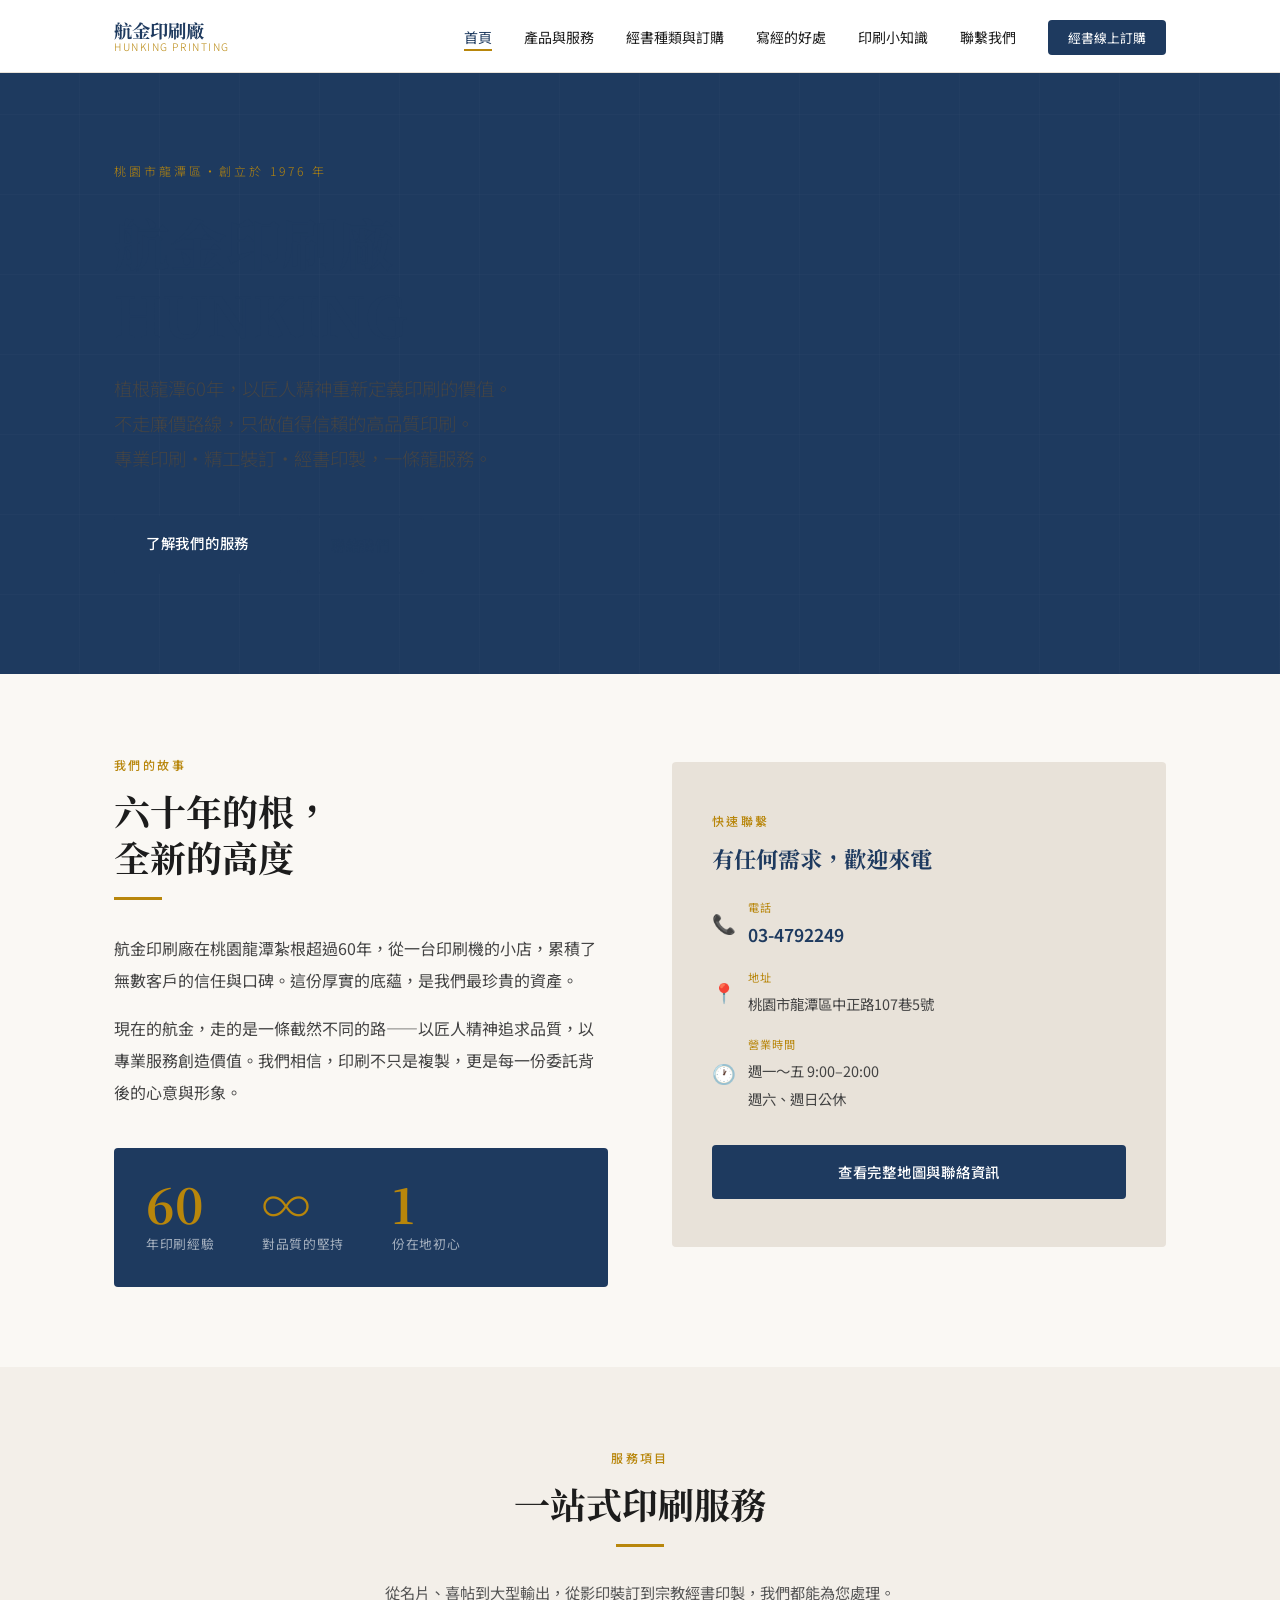
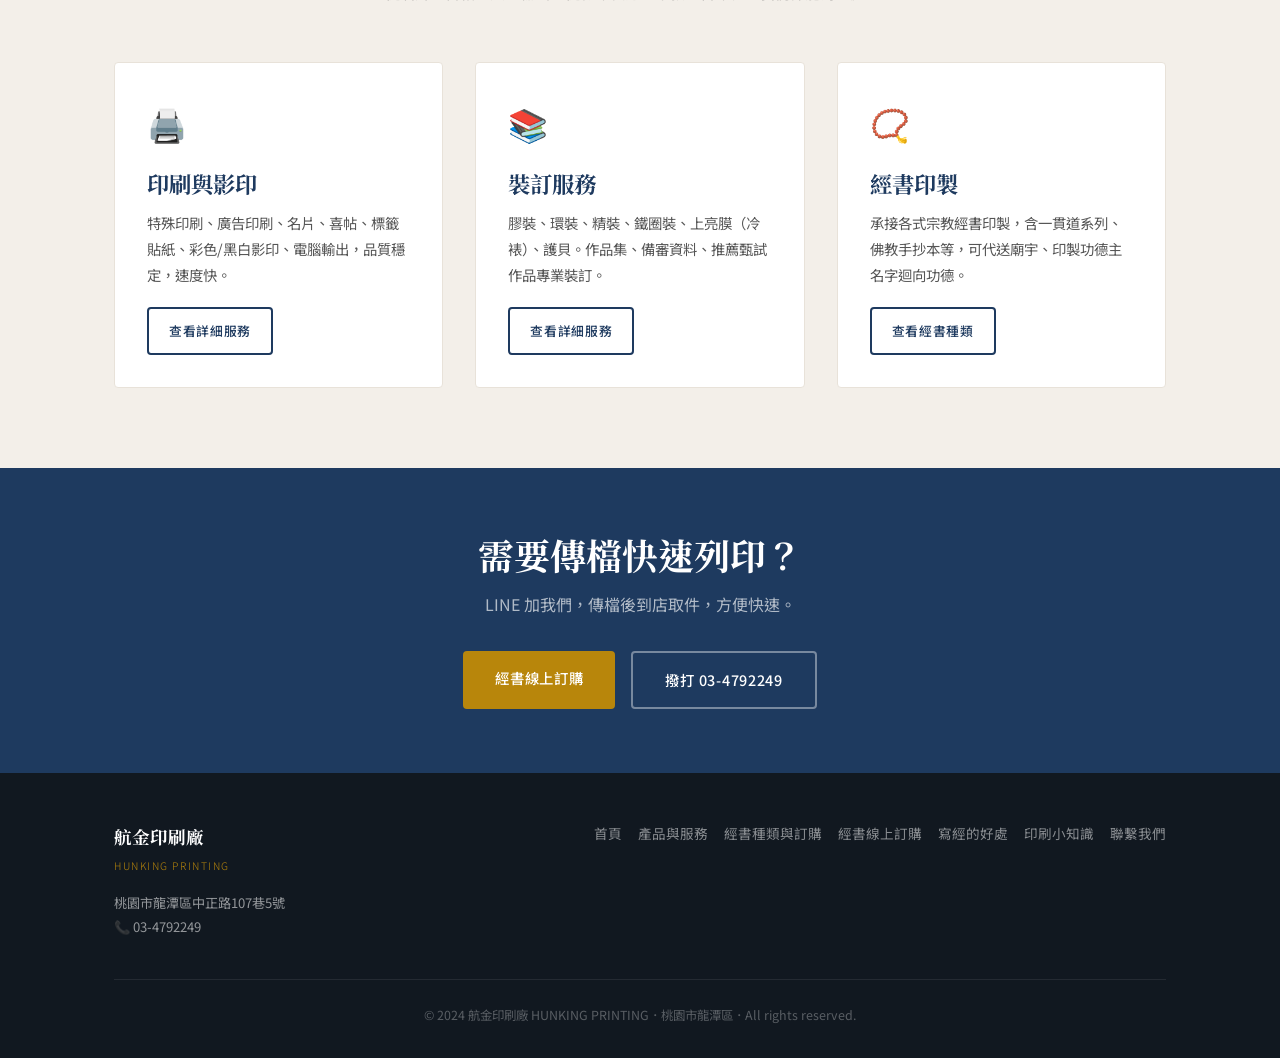
<file: index.html>
<!DOCTYPE html>
<html lang="zh-TW">
<head>
  <meta charset="UTF-8">
  <meta name="viewport" content="width=device-width, initial-scale=1.0">
  <meta name="description" content="航金印刷廠HUNKING — 桃園市龍潭區60年老字號印刷廠，專注高品質印刷、影印、裝訂、經書印製，用匠人精神服務每一份委託。">
  <title>航金印刷廠 HUNKING — 龍潭在地・60年老字號</title>
  <meta property="og:type" content="website">
  <meta property="og:site_name" content="航金印刷廠 HUNKING">
  <meta property="og:title" content="航金印刷廠 HUNKING — 龍潭在地・60年老字號">
  <meta property="og:description" content="航金印刷廠HUNKING — 桃園市龍潭區60年老字號印刷廠，專注高品質印刷、影印、裝訂、經書印製，用匠人精神服務每一份委託。">
  <meta property="og:url" content="https://hunking-printing.com/">
  <meta property="og:image" content="https://hunking-printing.com/og-image.png">
  <meta property="og:image:width" content="1200">
  <meta property="og:image:height" content="630">
  <meta name="twitter:card" content="summary_large_image">
  <meta name="twitter:image" content="https://hunking-printing.com/og-image.png">
  <link rel="stylesheet" href="css/style.css">
  <script type="application/ld+json">
  {
    "@context": "https://schema.org",
    "@type": "LocalBusiness",
    "name": "航金印刷廠",
    "alternateName": "HUNKING PRINTING",
    "url": "https://hunking-printing.com/",
    "logo": "https://hunking-printing.com/og-image.png",
    "image": "https://hunking-printing.com/og-image.png",
    "description": "桃園市龍潭區60年老字號印刷廠，提供高品質印刷、影印、裝訂、經書印製服務，以匠人精神服務每一份委託。",
    "telephone": "03-4792249",
    "address": {
      "@type": "PostalAddress",
      "streetAddress": "中正路107巷5號",
      "addressLocality": "龍潭區",
      "addressRegion": "桃園市",
      "postalCode": "325",
      "addressCountry": "TW"
    },
    "geo": {
      "@type": "GeoCoordinates",
      "latitude": 24.8578,
      "longitude": 121.2136
    },
    "openingHoursSpecification": [
      {
        "@type": "OpeningHoursSpecification",
        "dayOfWeek": ["Monday","Tuesday","Wednesday","Thursday","Friday"],
        "opens": "09:00",
        "closes": "20:00"
      }
    ],
    "priceRange": "$$",
    "foundingDate": "1976",
    "areaServed": {
      "@type": "City",
      "name": "桃園市"
    },
    "hasOfferCatalog": {
      "@type": "OfferCatalog",
      "name": "印刷服務",
      "itemListElement": [
        { "@type": "Offer", "itemOffered": { "@type": "Service", "name": "印刷服務" } },
        { "@type": "Offer", "itemOffered": { "@type": "Service", "name": "裝訂服務" } },
        { "@type": "Offer", "itemOffered": { "@type": "Service", "name": "影印服務" } },
        { "@type": "Offer", "itemOffered": { "@type": "Service", "name": "經書印製" } },
        { "@type": "Offer", "itemOffered": { "@type": "Service", "name": "名片印刷" } }
      ]
    }
  }
  </script>
</head>
<body>

<!-- ── Navigation ── -->
<nav class="site-nav nav-light" role="navigation" aria-label="主選單">
  <div class="nav-inner">
    <a href="index.html" class="nav-logo">
      航金印刷廠
      <span>HUNKING PRINTING</span>
    </a>
    <ul class="nav-links">
      <li><a href="index.html">首頁</a></li>
      <li><a href="service.html">產品與服務</a></li>
      <li><a href="sutra.html">經書種類與訂購</a></li>
      <li><a href="benefit.html">寫經的好處</a></li>
      <li><a href="knowledge.html">印刷小知識</a></li>
      <li><a href="contact.html">聯繫我們</a></li>
      <li class="nav-cta"><a href="order.html">經書線上訂購</a></li>
    </ul>
    <button class="nav-toggle" aria-label="開啟選單">
      <span></span><span></span><span></span>
    </button>
  </div>
</nav>

<!-- Mobile nav -->
<div class="nav-mobile" role="navigation" aria-label="行動選單">
  <a href="index.html">首頁</a>
  <a href="service.html">產品與服務</a>
  <a href="sutra.html">經書種類與訂購</a>
  <a href="benefit.html">寫經的好處</a>
  <a href="knowledge.html">印刷小知識</a>
  <a href="contact.html">聯繫我們</a>
  <a href="order.html">經書線上訂購</a>
</div>

<!-- ── Hero ── -->
<header class="hero" style="background-image:url('https://res.cloudinary.com/dedmbsvru/image/upload/v1776905094/%E8%88%AA%E9%87%91%E5%8D%B0%E5%88%B7%E5%BB%A0_kiqqde.png');background-size:cover;background-position:center;">
  <div class="container">
    <div class="hero-content">
      <span class="hero-eyebrow" style="color:var(--gold);">桃園市龍潭區・創立於 1976 年</span>
      <h1 style="color:var(--navy);">航金印刷廠<br>HUNKING</h1>
      <p class="hero-sub" style="color:#444;">
        植根龍潭60年，以匠人精神重新定義印刷的價值。<br>
        不走廉價路線，只做值得信賴的高品質印刷。<br>
        專業印刷・精工裝訂・經書印製，一條龍服務。
      </p>
      <div class="hero-actions">
        <a href="service.html" class="btn btn-primary">了解我們的服務</a>
        <a href="contact.html" class="btn btn-outline">聯絡我們</a>
      </div>
    </div>
  </div>
</header>

<!-- ── Brand Story ── -->
<section class="section">
  <div class="container">
    <div class="two-col">
      <div class="fade-in">
        <span class="section-label">我們的故事</span>
        <h2>六十年的根，<br>全新的高度</h2>
        <div class="divider"></div>
        <p style="font-size:1rem;line-height:2;color:#444;">
          航金印刷廠在桃園龍潭紮根超過60年，從一台印刷機的小店，累積了無數客戶的信任與口碑。這份厚實的底蘊，是我們最珍貴的資產。
        </p>
        <p style="font-size:1rem;line-height:2;color:#444;margin-top:16px;">
          現在的航金，走的是一條截然不同的路——以匠人精神追求品質，以專業服務創造價值。我們相信，印刷不只是複製，更是每一份委託背後的心意與形象。
        </p>
        <div class="stats" style="margin-top:40px;background:var(--navy);padding:32px;border-radius:4px;">
          <div>
            <div class="stat-num">60</div>
            <div class="stat-label">年印刷經驗</div>
          </div>
          <div>
            <div class="stat-num">∞</div>
            <div class="stat-label">對品質的堅持</div>
          </div>
          <div>
            <div class="stat-num">1</div>
            <div class="stat-label">份在地初心</div>
          </div>
        </div>
      </div>
      <div class="fade-in" style="padding-top:8px;">
        <div style="background:var(--divider);border-radius:4px;padding:48px 40px;">
          <span class="section-label">快速聯繫</span>
          <h3 style="color:var(--navy);margin-bottom:24px;">有任何需求，歡迎來電</h3>
          <div style="display:flex;flex-direction:column;gap:16px;">
            <div style="display:flex;align-items:center;gap:12px;">
              <span style="font-size:1.2rem;">📞</span>
              <div>
                <div style="font-size:0.7rem;letter-spacing:0.1em;color:var(--gold);text-transform:uppercase;margin-bottom:2px;">電話</div>
                <a href="tel:034792249" style="font-size:1.1rem;font-weight:600;color:var(--navy);">03-4792249</a>
              </div>
            </div>
            <div style="display:flex;align-items:center;gap:12px;">
              <span style="font-size:1.2rem;">📍</span>
              <div>
                <div style="font-size:0.7rem;letter-spacing:0.1em;color:var(--gold);text-transform:uppercase;margin-bottom:2px;">地址</div>
                <span style="font-size:0.9rem;color:#444;">桃園市龍潭區中正路107巷5號</span>
              </div>
            </div>
            <div style="display:flex;align-items:center;gap:12px;">
              <span style="font-size:1.2rem;">🕐</span>
              <div>
                <div style="font-size:0.7rem;letter-spacing:0.1em;color:var(--gold);text-transform:uppercase;margin-bottom:2px;">營業時間</div>
                <span style="font-size:0.9rem;color:#444;">週一～五 9:00–20:00<br>週六、週日公休</span>
              </div>
            </div>
          </div>
          <a href="contact.html" class="btn btn-primary" style="margin-top:32px;width:100%;text-align:center;">查看完整地圖與聯絡資訊</a>
        </div>
      </div>
    </div>
  </div>
</section>

<!-- ── Services Overview ── -->
<section class="section section-alt">
  <div class="container">
    <div class="section-header section-header-center fade-in">
      <span class="section-label">服務項目</span>
      <h2>一站式印刷服務</h2>
      <div class="divider divider-center"></div>
      <p style="color:#555;max-width:520px;margin:0 auto;font-size:0.95rem;">從名片、喜帖到大型輸出，從影印裝訂到宗教經書印製，我們都能為您處理。</p>
    </div>
    <div class="card-grid">
      <div class="card fade-in">
        <div class="card-icon">🖨️</div>
        <h3>印刷與影印</h3>
        <p>特殊印刷、廣告印刷、名片、喜帖、標籤貼紙、彩色/黑白影印、電腦輸出，品質穩定，速度快。</p>
        <a href="service.html" class="btn btn-outline" style="margin-top:20px;font-size:0.8rem;padding:10px 20px;">查看詳細服務</a>
      </div>
      <div class="card fade-in">
        <div class="card-icon">📚</div>
        <h3>裝訂服務</h3>
        <p>膠裝、環裝、精裝、鐵圈裝、上亮膜（冷裱）、護貝。作品集、備審資料、推薦甄試作品專業裝訂。</p>
        <a href="service.html" class="btn btn-outline" style="margin-top:20px;font-size:0.8rem;padding:10px 20px;">查看詳細服務</a>
      </div>
      <div class="card fade-in">
        <div class="card-icon">📿</div>
        <h3>經書印製</h3>
        <p>承接各式宗教經書印製，含一貫道系列、佛教手抄本等，可代送廟宇、印製功德主名字迴向功德。</p>
        <a href="sutra.html" class="btn btn-outline" style="margin-top:20px;font-size:0.8rem;padding:10px 20px;">查看經書種類</a>
      </div>
    </div>
  </div>
</section>

<!-- ── CTA ── -->
<section class="cta-block">
  <div class="container fade-in">
    <h2>需要傳檔快速列印？</h2>
    <p>LINE 加我們，傳檔後到店取件，方便快速。</p>
    <div style="display:flex;gap:16px;justify-content:center;flex-wrap:wrap;">
      <a href="order.html" class="btn btn-gold">經書線上訂購</a>
      <a href="tel:034792249" class="btn btn-outline" style="border-color:rgba(255,255,255,0.4);color:#fff;">撥打 03-4792249</a>
    </div>
  </div>
</section>

<!-- ── Footer ── -->
<footer class="site-footer">
  <div class="container">
    <div class="footer-inner">
      <div>
        <div class="footer-brand">
          航金印刷廠
          <span>HUNKING PRINTING</span>
        </div>
        <p style="margin-top:16px;font-size:0.82rem;max-width:260px;line-height:1.8;">
          桃園市龍潭區中正路107巷5號<br>
          📞 03-4792249
        </p>
      </div>
      <div class="footer-links">
        <a href="index.html">首頁</a>
        <a href="service.html">產品與服務</a>
        <a href="sutra.html">經書種類與訂購</a>
        <a href="order.html">經書線上訂購</a>
        <a href="benefit.html">寫經的好處</a>
        <a href="knowledge.html">印刷小知識</a>
        <a href="contact.html">聯繫我們</a>
      </div>
    </div>
    <div class="footer-copy">
      &copy; 2024 航金印刷廠 HUNKING PRINTING．桃園市龍潭區．All rights reserved.
    </div>
  </div>
</footer>

<script src="js/main.js"></script>
</body>
</html>
</file>
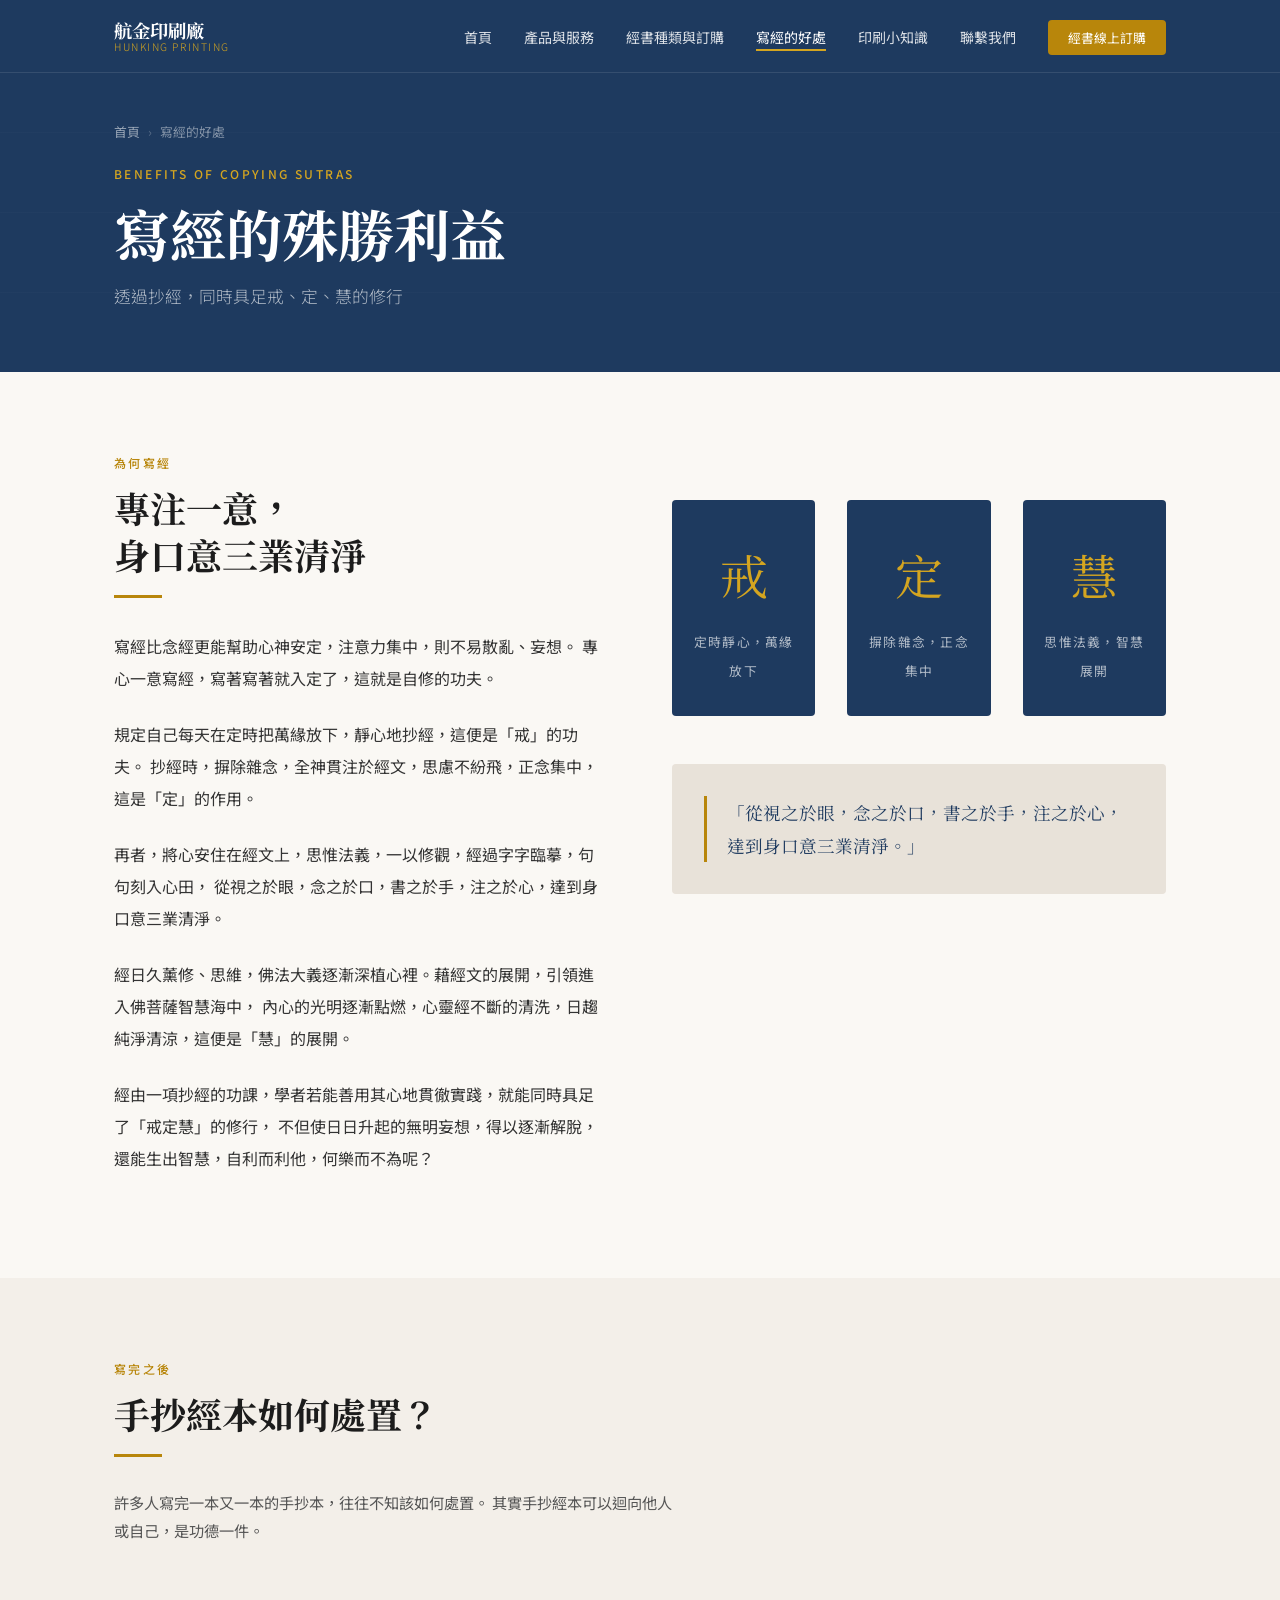
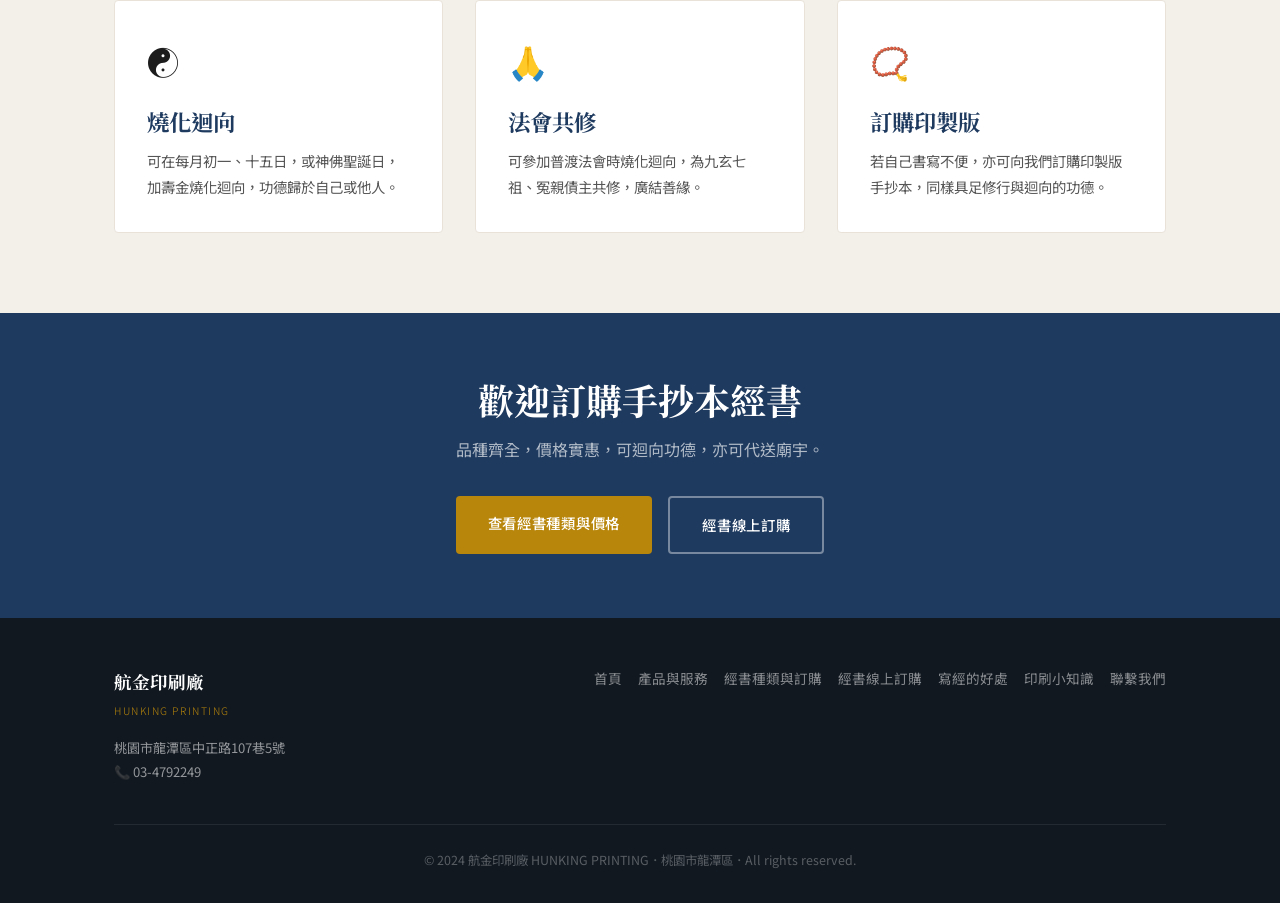
<file: benefit.html>
<!DOCTYPE html>
<html lang="zh-TW">
<head>
  <meta charset="UTF-8">
  <meta name="viewport" content="width=device-width, initial-scale=1.0">
  <meta name="description" content="寫經的殊勝利益：寫經如何幫助心神安定、戒定慧三業清淨，以及手抄經本的處置方式。">
  <title>寫經的好處 — 航金印刷廠 HUNKING</title>
  <meta property="og:type" content="website">
  <meta property="og:site_name" content="航金印刷廠 HUNKING">
  <meta property="og:title" content="寫經的好處 — 航金印刷廠 HUNKING">
  <meta property="og:description" content="寫經的殊勝利益：寫經如何幫助心神安定、戒定慧三業清淨，以及手抄經本的處置方式。">
  <meta property="og:url" content="https://hunking-printing.com/benefit.html">
  <meta property="og:image" content="https://hunking-printing.com/og-image.png">
  <meta property="og:image:width" content="1200">
  <meta property="og:image:height" content="630">
  <meta name="twitter:card" content="summary_large_image">
  <meta name="twitter:image" content="https://hunking-printing.com/og-image.png">
  <link rel="stylesheet" href="css/style.css">
</head>
<body>

<nav class="site-nav" role="navigation">
  <div class="nav-inner">
    <a href="index.html" class="nav-logo">航金印刷廠<span>HUNKING PRINTING</span></a>
    <ul class="nav-links">
      <li><a href="index.html">首頁</a></li>
      <li><a href="service.html">產品與服務</a></li>
      <li><a href="sutra.html">經書種類與訂購</a></li>
      <li><a href="benefit.html">寫經的好處</a></li>
      <li><a href="knowledge.html">印刷小知識</a></li>
      <li><a href="contact.html">聯繫我們</a></li>
      <li class="nav-cta"><a href="order.html">經書線上訂購</a></li>
    </ul>
    <button class="nav-toggle" aria-label="開啟選單"><span></span><span></span><span></span></button>
  </div>
</nav>
<div class="nav-mobile">
  <a href="index.html">首頁</a><a href="service.html">產品與服務</a><a href="sutra.html">經書種類與訂購</a>
  <a href="benefit.html">寫經的好處</a><a href="knowledge.html">印刷小知識</a>
  <a href="contact.html">聯繫我們</a><a href="order.html">經書線上訂購</a>
</div>

<header class="page-hero">
  <div class="container">
    <div class="page-hero-content">
      <nav class="breadcrumb"><a href="index.html">首頁</a><span class="sep">›</span><span>寫經的好處</span></nav>
      <span class="section-label" style="color:var(--gold-lt);">Benefits of Copying Sutras</span>
      <h1>寫經的殊勝利益</h1>
      <p>透過抄經，同時具足戒、定、慧的修行</p>
    </div>
  </div>
</header>

<section class="section">
  <div class="container">
    <div class="two-col">
      <div class="fade-in">
        <span class="section-label">為何寫經</span>
        <h2>專注一意，<br>身口意三業清淨</h2>
        <div class="divider"></div>

        <div class="benefit-body">
          <p>
            寫經比念經更能幫助心神安定，注意力集中，則不易散亂、妄想。
            專心一意寫經，寫著寫著就入定了，這就是自修的功夫。
          </p>
          <p>
            規定自己每天在定時把萬緣放下，靜心地抄經，這便是「戒」的功夫。
            抄經時，摒除雜念，全神貫注於經文，思慮不紛飛，正念集中，這是「定」的作用。
          </p>
          <p>
            再者，將心安住在經文上，思惟法義，一以修觀，經過字字臨摹，句句刻入心田，
            從視之於眼，念之於口，書之於手，注之於心，達到身口意三業清淨。
          </p>
          <p>
            經日久薰修、思維，佛法大義逐漸深植心裡。藉經文的展開，引領進入佛菩薩智慧海中，
            內心的光明逐漸點燃，心靈經不斷的清洗，日趨純淨清涼，這便是「慧」的展開。
          </p>
          <p>
            經由一項抄經的功課，學者若能善用其心地貫徹實踐，就能同時具足了「戒定慧」的修行，
            不但使日日升起的無明妄想，得以逐漸解脫，還能生出智慧，自利而利他，何樂而不為呢？
          </p>
        </div>
      </div>

      <div class="fade-in">
        <div class="three-virtues">
          <div class="virtue">
            <span class="virtue-char">戒</span>
            <span class="virtue-name">定時靜心，萬緣放下</span>
          </div>
          <div class="virtue">
            <span class="virtue-char">定</span>
            <span class="virtue-name">摒除雜念，正念集中</span>
          </div>
          <div class="virtue">
            <span class="virtue-char">慧</span>
            <span class="virtue-name">思惟法義，智慧展開</span>
          </div>
        </div>

        <div style="background:var(--divider);padding:32px;border-radius:4px;margin-top:8px;">
          <blockquote style="font-family:var(--serif);font-size:1.1rem;line-height:1.9;color:var(--navy);border-left:3px solid var(--gold);padding-left:20px;margin:0;">
            「從視之於眼，念之於口，書之於手，注之於心，達到身口意三業清淨。」
          </blockquote>
        </div>
      </div>
    </div>
  </div>
</section>

<!-- ── 經本處置 ── -->
<section class="section section-alt">
  <div class="container">
    <div class="section-header fade-in">
      <span class="section-label">寫完之後</span>
      <h2>手抄經本如何處置？</h2>
      <div class="divider"></div>
      <p style="color:#555;max-width:560px;font-size:0.95rem;">
        許多人寫完一本又一本的手抄本，往往不知該如何處置。
        其實手抄經本可以迴向他人或自己，是功德一件。
      </p>
    </div>
    <div class="card-grid fade-in">
      <div class="card">
        <div class="card-icon">☯️</div>
        <h3>燒化迴向</h3>
        <p>可在每月初一、十五日，或神佛聖誕日，加壽金燒化迴向，功德歸於自己或他人。</p>
      </div>
      <div class="card">
        <div class="card-icon">🙏</div>
        <h3>法會共修</h3>
        <p>可參加普渡法會時燒化迴向，為九玄七祖、冤親債主共修，廣結善緣。</p>
      </div>
      <div class="card">
        <div class="card-icon">📿</div>
        <h3>訂購印製版</h3>
        <p>若自己書寫不便，亦可向我們訂購印製版手抄本，同樣具足修行與迴向的功德。</p>
      </div>
    </div>
  </div>
</section>

<section class="cta-block">
  <div class="container fade-in">
    <h2>歡迎訂購手抄本經書</h2>
    <p>品種齊全，價格實惠，可迴向功德，亦可代送廟宇。</p>
    <div style="display:flex;gap:16px;justify-content:center;flex-wrap:wrap;">
      <a href="sutra.html" class="btn btn-gold">查看經書種類與價格</a>
      <a href="order.html" class="btn btn-outline" style="border-color:rgba(255,255,255,0.4);color:#fff;">經書線上訂購</a>
    </div>
  </div>
</section>

<footer class="site-footer">
  <div class="container">
    <div class="footer-inner">
      <div>
        <div class="footer-brand">航金印刷廠<span>HUNKING PRINTING</span></div>
        <p style="margin-top:16px;font-size:0.82rem;max-width:260px;line-height:1.8;">桃園市龍潭區中正路107巷5號<br>📞 03-4792249</p>
      </div>
      <div class="footer-links">
        <a href="index.html">首頁</a><a href="service.html">產品與服務</a><a href="sutra.html">經書種類與訂購</a>
        <a href="order.html">經書線上訂購</a><a href="benefit.html">寫經的好處</a><a href="knowledge.html">印刷小知識</a><a href="contact.html">聯繫我們</a>
      </div>
    </div>
    <div class="footer-copy">&copy; 2024 航金印刷廠 HUNKING PRINTING．桃園市龍潭區．All rights reserved.</div>
  </div>
</footer>
<script src="js/main.js"></script>
</body>
</html>
</file>
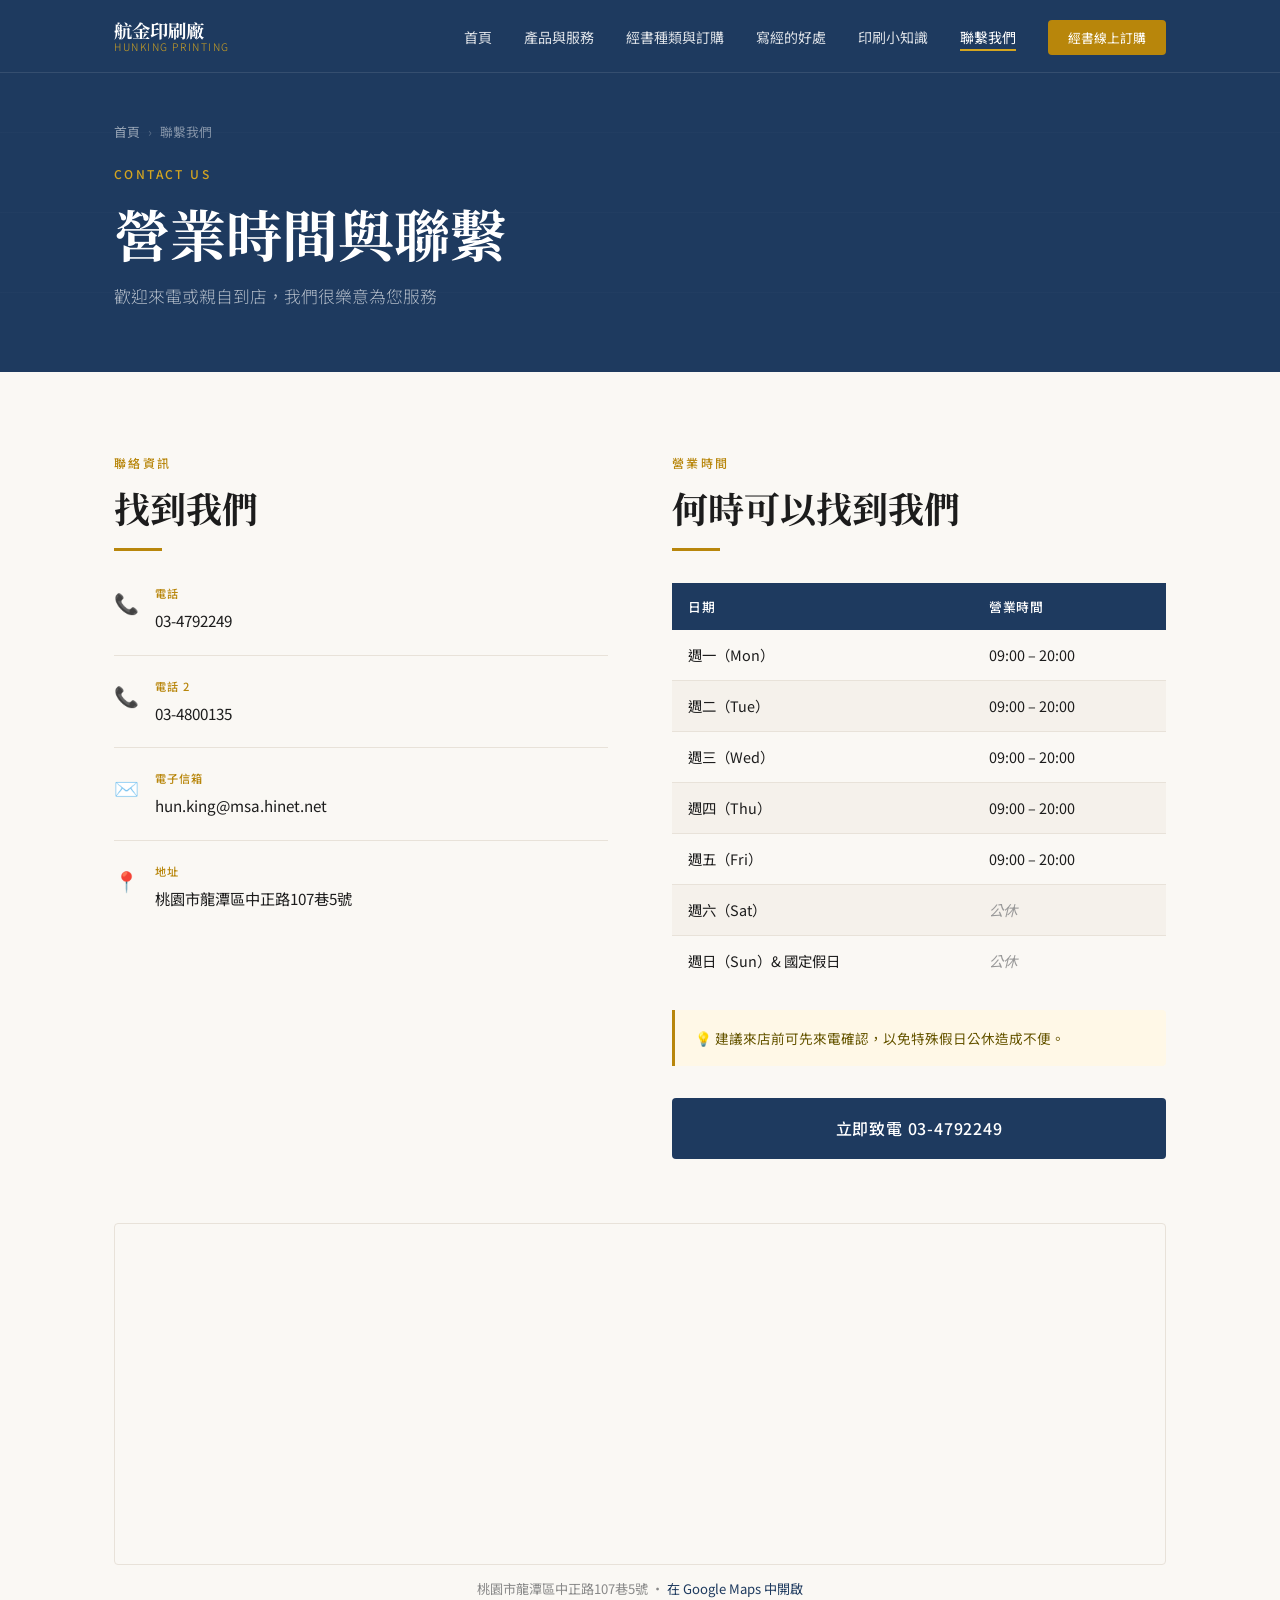
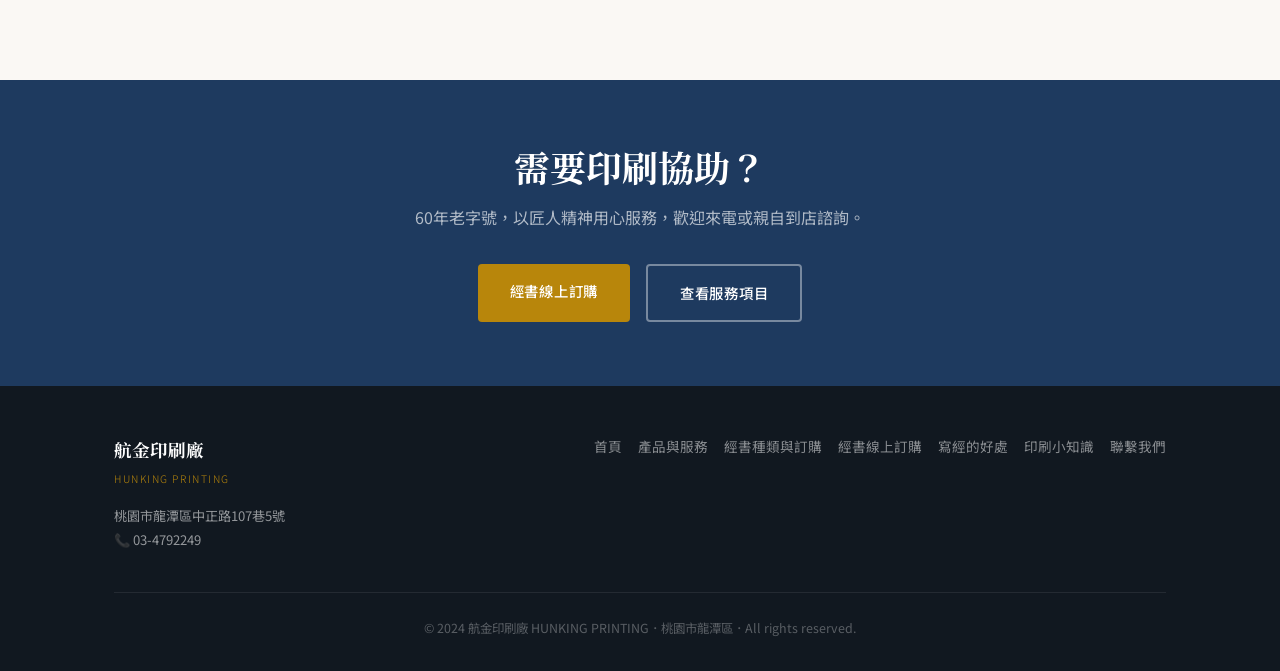
<file: contact.html>
<!DOCTYPE html>
<html lang="zh-TW">
<head>
  <meta charset="UTF-8">
  <meta name="viewport" content="width=device-width, initial-scale=1.0">
  <meta name="description" content="航金印刷廠聯絡資訊：桃園市龍潭區中正路107巷5號，電話03-4792249、03-4800135，週一至五9:00-20:00，週六日公休。">
  <title>聯繫我們 — 航金印刷廠 HUNKING</title>
  <meta property="og:type" content="website">
  <meta property="og:site_name" content="航金印刷廠 HUNKING">
  <meta property="og:title" content="聯繫我們 — 航金印刷廠 HUNKING">
  <meta property="og:description" content="航金印刷廠聯絡資訊：桃園市龍潭區中正路107巷5號，電話03-4792249、03-4800135，週一至五9:00-20:00，週六日公休。">
  <meta property="og:url" content="https://hunking-printing.com/contact.html">
  <meta property="og:image" content="https://hunking-printing.com/og-image.png">
  <meta property="og:image:width" content="1200">
  <meta property="og:image:height" content="630">
  <meta name="twitter:card" content="summary_large_image">
  <meta name="twitter:image" content="https://hunking-printing.com/og-image.png">
  <link rel="stylesheet" href="css/style.css">
</head>
<body>

<nav class="site-nav" role="navigation">
  <div class="nav-inner">
    <a href="index.html" class="nav-logo">航金印刷廠<span>HUNKING PRINTING</span></a>
    <ul class="nav-links">
      <li><a href="index.html">首頁</a></li>
      <li><a href="service.html">產品與服務</a></li>
      <li><a href="sutra.html">經書種類與訂購</a></li>
      <li><a href="benefit.html">寫經的好處</a></li>
      <li><a href="knowledge.html">印刷小知識</a></li>
      <li><a href="contact.html">聯繫我們</a></li>
      <li class="nav-cta"><a href="order.html">經書線上訂購</a></li>
    </ul>
    <button class="nav-toggle" aria-label="開啟選單"><span></span><span></span><span></span></button>
  </div>
</nav>
<div class="nav-mobile">
  <a href="index.html">首頁</a><a href="service.html">產品與服務</a><a href="sutra.html">經書種類與訂購</a>
  <a href="benefit.html">寫經的好處</a><a href="knowledge.html">印刷小知識</a>
  <a href="contact.html">聯繫我們</a><a href="order.html">經書線上訂購</a>
</div>

<header class="page-hero">
  <div class="container">
    <div class="page-hero-content">
      <nav class="breadcrumb"><a href="index.html">首頁</a><span class="sep">›</span><span>聯繫我們</span></nav>
      <span class="section-label" style="color:var(--gold-lt);">Contact Us</span>
      <h1>營業時間與聯繫</h1>
      <p>歡迎來電或親自到店，我們很樂意為您服務</p>
    </div>
  </div>
</header>

<section class="section">
  <div class="container">
    <div class="two-col">

      <!-- 聯絡資訊 -->
      <div class="fade-in">
        <span class="section-label">聯絡資訊</span>
        <h2>找到我們</h2>
        <div class="divider"></div>

        <div class="contact-info">
          <div class="contact-row">
            <span class="contact-icon">📞</span>
            <div>
              <div class="contact-label">電話</div>
              <div class="contact-value">
                <a href="tel:034792249">03-4792249</a>
              </div>
            </div>
          </div>
          <div class="contact-row">
            <span class="contact-icon">📞</span>
            <div>
              <div class="contact-label">電話 2</div>
              <div class="contact-value">
                <a href="tel:034800135">03-4800135</a>
              </div>
            </div>
          </div>
          <div class="contact-row">
            <span class="contact-icon">✉️</span>
            <div>
              <div class="contact-label">電子信箱</div>
              <div class="contact-value">
                <a href="mailto:hun.king@msa.hinet.net">hun.king@msa.hinet.net</a>
              </div>
            </div>
          </div>
          <div class="contact-row">
            <span class="contact-icon">📍</span>
            <div>
              <div class="contact-label">地址</div>
              <div class="contact-value">
                桃園市龍潭區中正路107巷5號
              </div>
            </div>
          </div>
        </div>

      </div>

      <!-- 營業時間 -->
      <div class="fade-in">
        <span class="section-label">營業時間</span>
        <h2>何時可以找到我們</h2>
        <div class="divider"></div>

        <table class="hours-table">
          <thead>
            <tr>
              <th>日期</th>
              <th>營業時間</th>
            </tr>
          </thead>
          <tbody>
            <tr>
              <td>週一（Mon）</td>
              <td>09:00 – 20:00</td>
            </tr>
            <tr>
              <td>週二（Tue）</td>
              <td>09:00 – 20:00</td>
            </tr>
            <tr>
              <td>週三（Wed）</td>
              <td>09:00 – 20:00</td>
            </tr>
            <tr>
              <td>週四（Thu）</td>
              <td>09:00 – 20:00</td>
            </tr>
            <tr>
              <td>週五（Fri）</td>
              <td>09:00 – 20:00</td>
            </tr>
            <tr>
              <td>週六（Sat）</td>
              <td class="hours-closed">公休</td>
            </tr>
            <tr>
              <td>週日（Sun）&amp; 國定假日</td>
              <td class="hours-closed">公休</td>
            </tr>
          </tbody>
        </table>

        <div style="margin-top:24px;padding:16px 20px;background:#FFF8E7;border-left:3px solid var(--gold);border-radius:0 4px 4px 0;font-size:0.85rem;color:#665500;">
          💡 建議來店前可先來電確認，以免特殊假日公休造成不便。
        </div>

        <div style="margin-top:32px;">
          <a href="tel:034792249" class="btn btn-primary" style="width:100%;text-align:center;font-size:1rem;padding:16px;">
            立即致電 03-4792249
          </a>
        </div>
      </div>
    </div>

    <!-- Google Map -->
    <div class="map-wrap fade-in" style="margin-top:64px;">
      <iframe
        src="https://www.google.com/maps/embed?pb=!1m18!1m12!1m3!1d3617.0!2d121.2154!3d24.8688!2m3!1f0!2f0!3f0!3m2!1i1024!2i768!4f13.1!3m3!1m2!1s0x346819e2b4f5c8b7%3A0x0!2z5aaC5YuV5biC6b6p5oeU5Y2A5Lit5q2j6Lev107E5b9M5rK35pS_!5e0!3m2!1szh-TW!2stw!4v1700000000000!5m2!1szh-TW!2stw"
        width="100%"
        height="340"
        style="border:0;"
        allowfullscreen=""
        loading="lazy"
        referrerpolicy="no-referrer-when-downgrade"
        title="航金印刷廠位置地圖">
      </iframe>
    </div>
    <p style="text-align:center;margin-top:12px;font-size:0.82rem;color:#888;">
      桃園市龍潭區中正路107巷5號
      ·
      <a href="https://maps.google.com/?q=桃園市龍潭區中正路107巷5號" target="_blank" rel="noopener" style="color:var(--navy);">在 Google Maps 中開啟</a>
    </p>
  </div>
</section>

<section class="cta-block">
  <div class="container fade-in">
    <h2>需要印刷協助？</h2>
    <p>60年老字號，以匠人精神用心服務，歡迎來電或親自到店諮詢。</p>
    <div style="display:flex;gap:16px;justify-content:center;flex-wrap:wrap;">
      <a href="order.html" class="btn btn-gold">經書線上訂購</a>
      <a href="service.html" class="btn btn-outline" style="border-color:rgba(255,255,255,0.4);color:#fff;">查看服務項目</a>
    </div>
  </div>
</section>

<footer class="site-footer">
  <div class="container">
    <div class="footer-inner">
      <div>
        <div class="footer-brand">航金印刷廠<span>HUNKING PRINTING</span></div>
        <p style="margin-top:16px;font-size:0.82rem;max-width:260px;line-height:1.8;">桃園市龍潭區中正路107巷5號<br>📞 03-4792249</p>
      </div>
      <div class="footer-links">
        <a href="index.html">首頁</a><a href="service.html">產品與服務</a><a href="sutra.html">經書種類與訂購</a>
        <a href="order.html">經書線上訂購</a><a href="benefit.html">寫經的好處</a><a href="knowledge.html">印刷小知識</a><a href="contact.html">聯繫我們</a>
      </div>
    </div>
    <div class="footer-copy">&copy; 2024 航金印刷廠 HUNKING PRINTING．桃園市龍潭區．All rights reserved.</div>
  </div>
</footer>
<script src="js/main.js"></script>
</body>
</html>
</file>
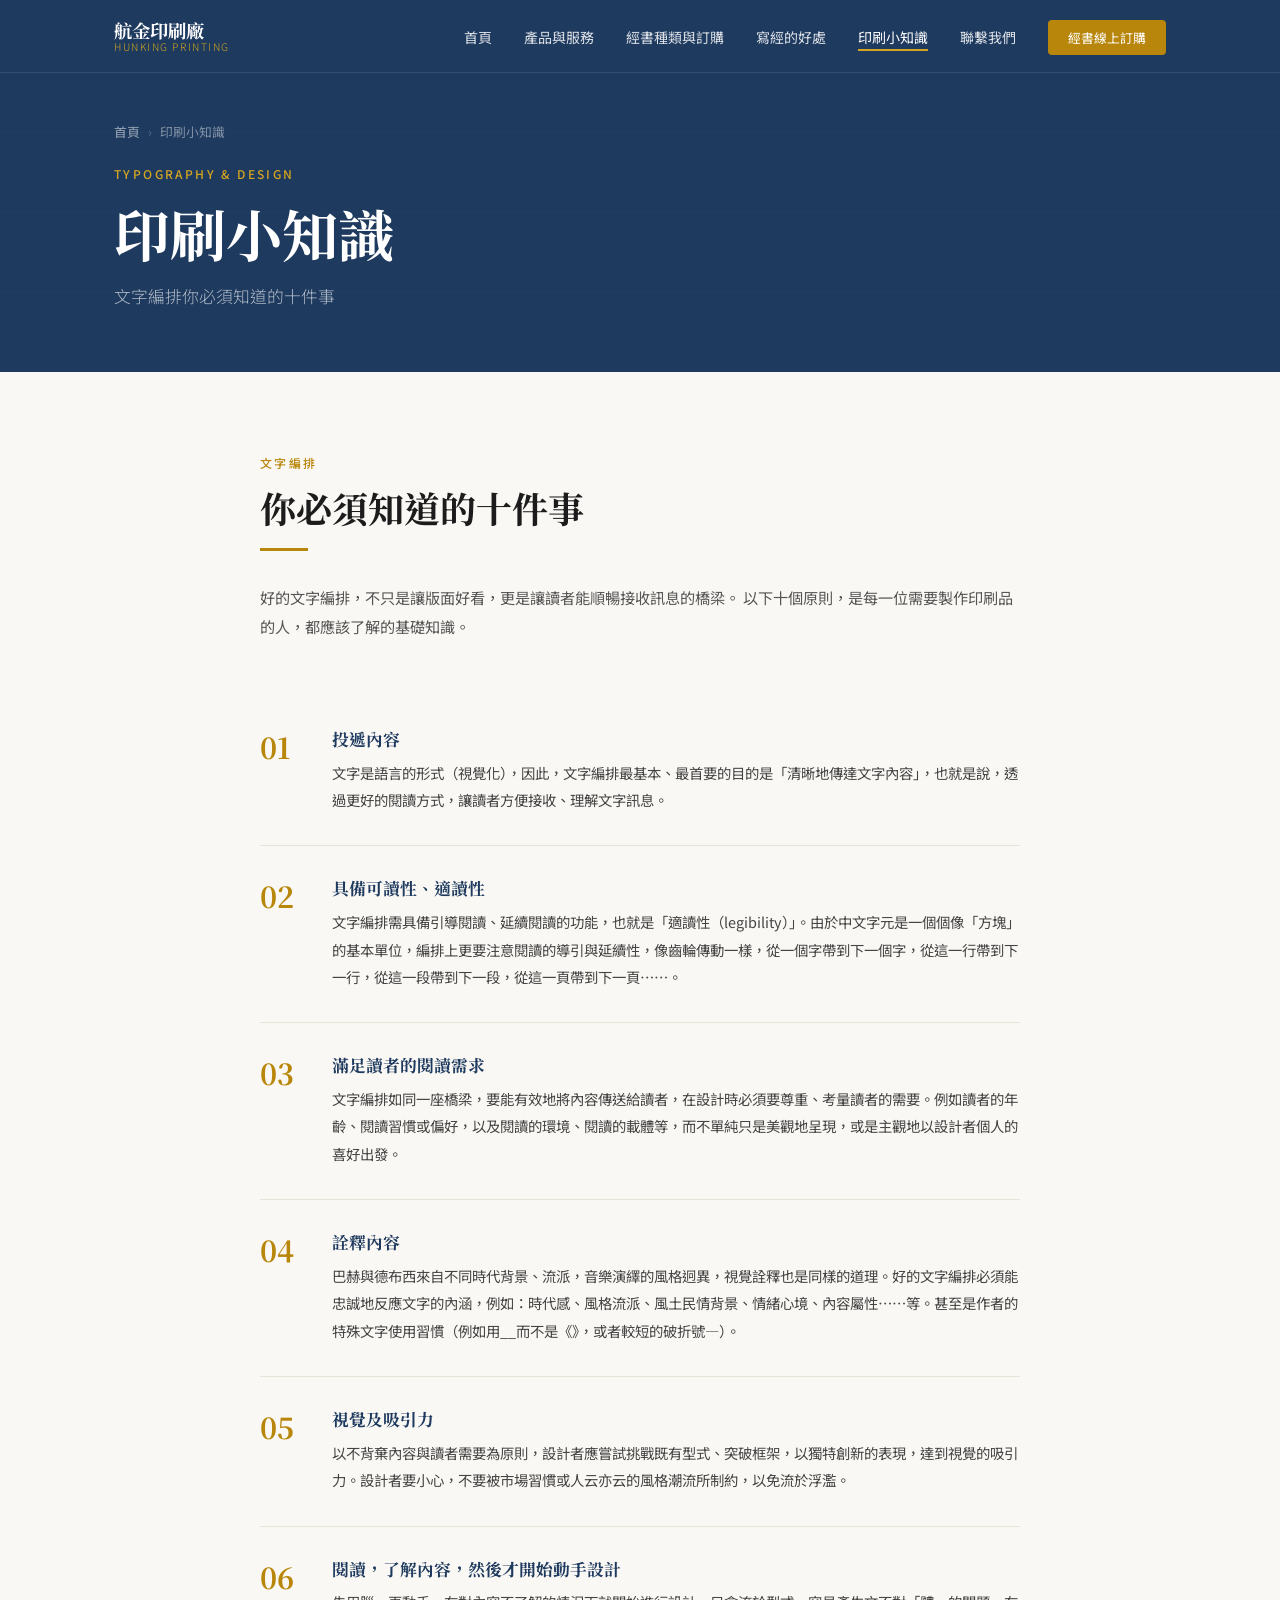
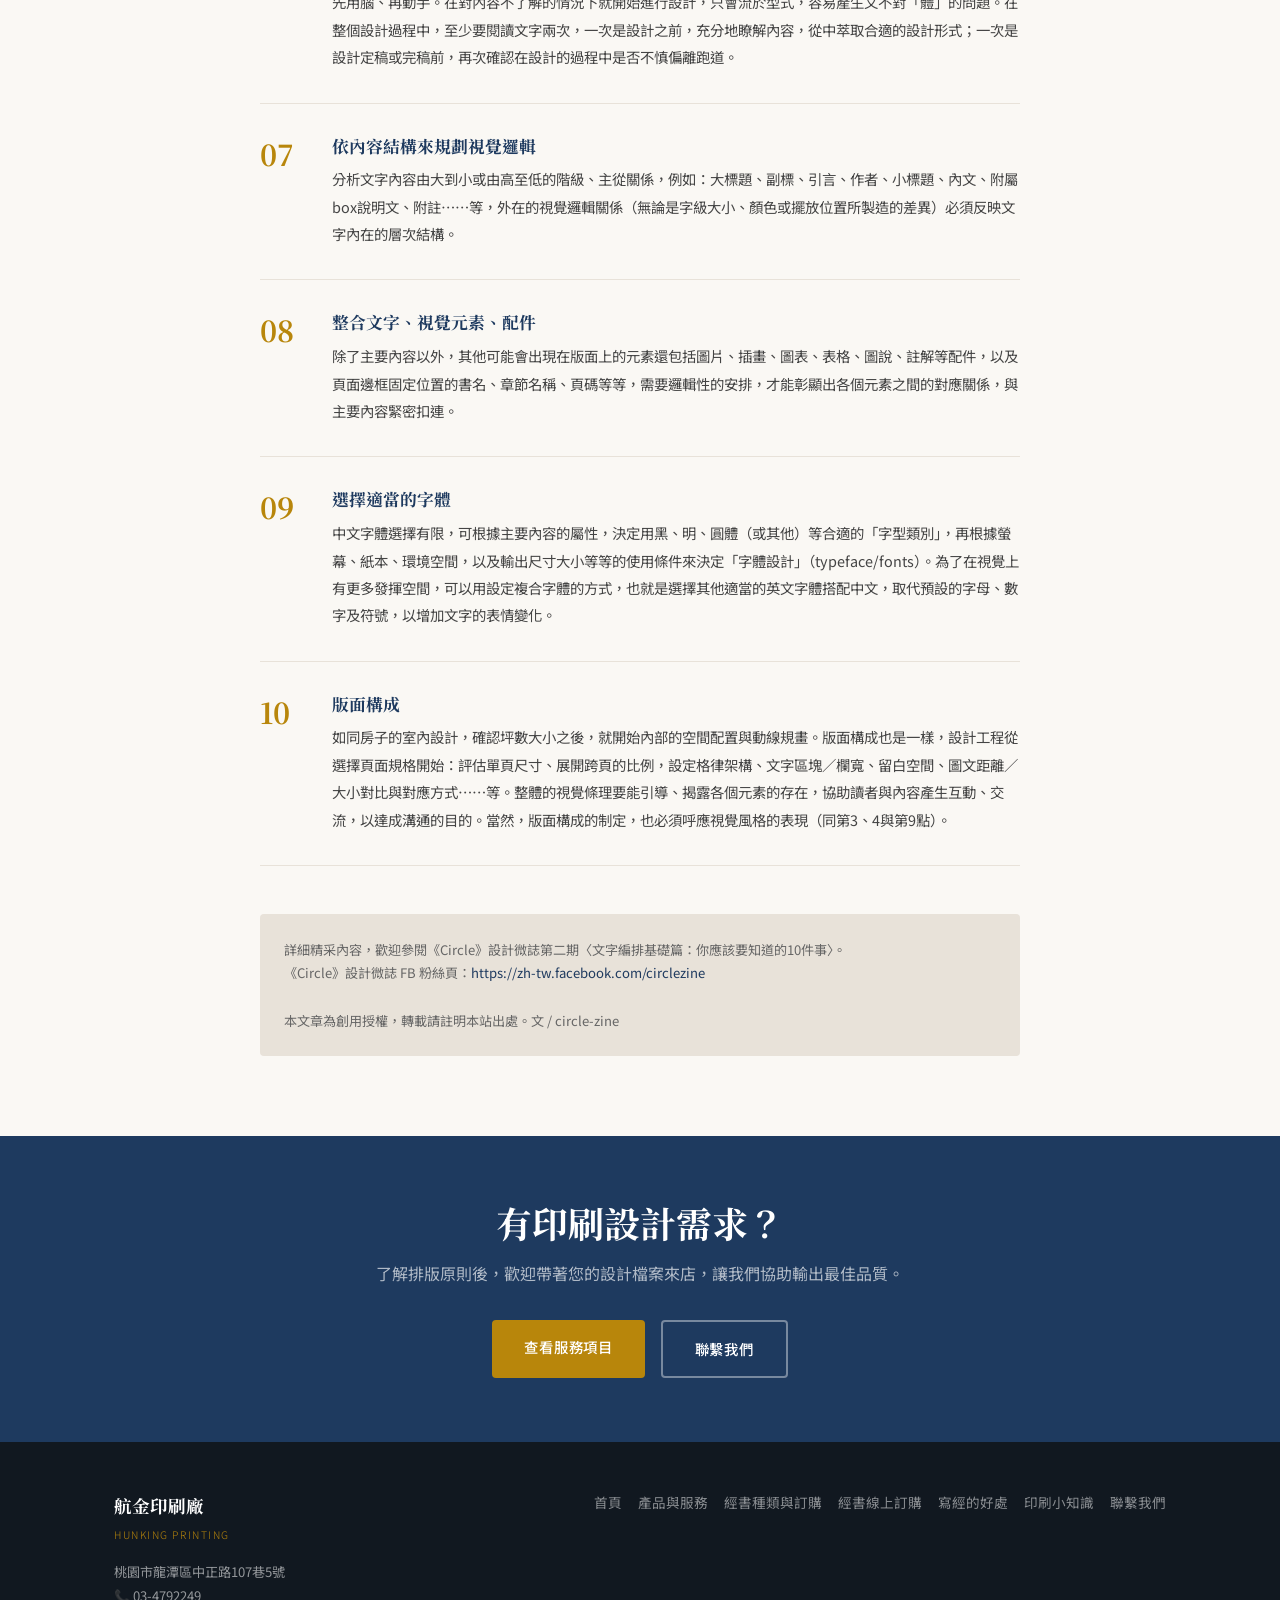
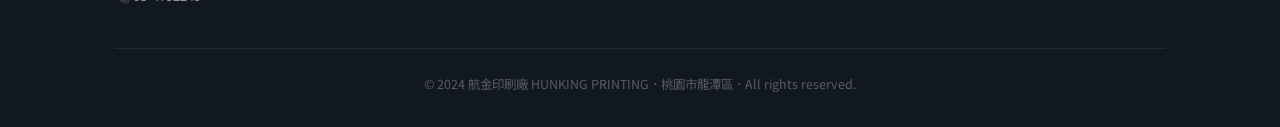
<file: knowledge.html>
<!DOCTYPE html>
<html lang="zh-TW">
<head>
  <meta charset="UTF-8">
  <meta name="viewport" content="width=device-width, initial-scale=1.0">
  <meta name="description" content="印刷小知識：文字編排你必須知道的10件事，從可讀性、視覺邏輯到字體選擇，深入淺出介紹設計排版原則。">
  <title>印刷小知識 — 航金印刷廠 HUNKING</title>
  <meta property="og:type" content="website">
  <meta property="og:site_name" content="航金印刷廠 HUNKING">
  <meta property="og:title" content="印刷小知識 — 航金印刷廠 HUNKING">
  <meta property="og:description" content="印刷小知識：文字編排你必須知道的10件事，從可讀性、視覺邏輯到字體選擇，深入淺出介紹設計排版原則。">
  <meta property="og:url" content="https://hunking-printing.com/knowledge.html">
  <meta property="og:image" content="https://hunking-printing.com/og-image.png">
  <meta property="og:image:width" content="1200">
  <meta property="og:image:height" content="630">
  <meta name="twitter:card" content="summary_large_image">
  <meta name="twitter:image" content="https://hunking-printing.com/og-image.png">
  <link rel="stylesheet" href="css/style.css">
</head>
<body>

<nav class="site-nav" role="navigation">
  <div class="nav-inner">
    <a href="index.html" class="nav-logo">航金印刷廠<span>HUNKING PRINTING</span></a>
    <ul class="nav-links">
      <li><a href="index.html">首頁</a></li>
      <li><a href="service.html">產品與服務</a></li>
      <li><a href="sutra.html">經書種類與訂購</a></li>
      <li><a href="benefit.html">寫經的好處</a></li>
      <li><a href="knowledge.html">印刷小知識</a></li>
      <li><a href="contact.html">聯繫我們</a></li>
      <li class="nav-cta"><a href="order.html">經書線上訂購</a></li>
    </ul>
    <button class="nav-toggle" aria-label="開啟選單"><span></span><span></span><span></span></button>
  </div>
</nav>
<div class="nav-mobile">
  <a href="index.html">首頁</a><a href="service.html">產品與服務</a><a href="sutra.html">經書種類與訂購</a>
  <a href="benefit.html">寫經的好處</a><a href="knowledge.html">印刷小知識</a>
  <a href="contact.html">聯繫我們</a><a href="order.html">經書線上訂購</a>
</div>

<header class="page-hero">
  <div class="container">
    <div class="page-hero-content">
      <nav class="breadcrumb"><a href="index.html">首頁</a><span class="sep">›</span><span>印刷小知識</span></nav>
      <span class="section-label" style="color:var(--gold-lt);">Typography & Design</span>
      <h1>印刷小知識</h1>
      <p>文字編排你必須知道的十件事</p>
    </div>
  </div>
</header>

<section class="section">
  <div class="container">
    <div style="max-width:760px;margin:0 auto;">
      <div class="section-header fade-in">
        <span class="section-label">文字編排</span>
        <h2>你必須知道的十件事</h2>
        <div class="divider"></div>
        <p style="color:#555;font-size:0.95rem;line-height:1.9;">
          好的文字編排，不只是讓版面好看，更是讓讀者能順暢接收訊息的橋梁。
          以下十個原則，是每一位需要製作印刷品的人，都應該了解的基礎知識。
        </p>
      </div>

      <ol class="knowledge-list fade-in">
        <li class="knowledge-item">
          <div>
            <h3>投遞內容</h3>
            <p>文字是語言的形式（視覺化），因此，文字編排最基本、最首要的目的是「清晰地傳達文字內容」，也就是說，透過更好的閱讀方式，讓讀者方便接收、理解文字訊息。</p>
          </div>
        </li>
        <li class="knowledge-item">
          <div>
            <h3>具備可讀性、適讀性</h3>
            <p>文字編排需具備引導閱讀、延續閱讀的功能，也就是「適讀性（legibility）」。由於中文字元是一個個像「方塊」的基本單位，編排上更要注意閱讀的導引與延續性，像齒輪傳動一樣，從一個字帶到下一個字，從這一行帶到下一行，從這一段帶到下一段，從這一頁帶到下一頁⋯⋯。</p>
          </div>
        </li>
        <li class="knowledge-item">
          <div>
            <h3>滿足讀者的閱讀需求</h3>
            <p>文字編排如同一座橋梁，要能有效地將內容傳送給讀者，在設計時必須要尊重、考量讀者的需要。例如讀者的年齡、閱讀習慣或偏好，以及閱讀的環境、閱讀的載體等，而不單純只是美觀地呈現，或是主觀地以設計者個人的喜好出發。</p>
          </div>
        </li>
        <li class="knowledge-item">
          <div>
            <h3>詮釋內容</h3>
            <p>巴赫與德布西來自不同時代背景、流派，音樂演繹的風格迥異，視覺詮釋也是同樣的道理。好的文字編排必須能忠誠地反應文字的內涵，例如：時代感、風格流派、風土民情背景、情緒心境、內容屬性⋯⋯等。甚至是作者的特殊文字使用習慣（例如用__而不是《》，或者較短的破折號—）。</p>
          </div>
        </li>
        <li class="knowledge-item">
          <div>
            <h3>視覺及吸引力</h3>
            <p>以不背棄內容與讀者需要為原則，設計者應嘗試挑戰既有型式、突破框架，以獨特創新的表現，達到視覺的吸引力。設計者要小心，不要被市場習慣或人云亦云的風格潮流所制約，以免流於浮濫。</p>
          </div>
        </li>
        <li class="knowledge-item">
          <div>
            <h3>閱讀，了解內容，然後才開始動手設計</h3>
            <p>先用腦、再動手。在對內容不了解的情況下就開始進行設計，只會流於型式，容易產生文不對「體」的問題。在整個設計過程中，至少要閱讀文字兩次，一次是設計之前，充分地瞭解內容，從中萃取合適的設計形式；一次是設計定稿或完稿前，再次確認在設計的過程中是否不慎偏離跑道。</p>
          </div>
        </li>
        <li class="knowledge-item">
          <div>
            <h3>依內容結構來規劃視覺邏輯</h3>
            <p>分析文字內容由大到小或由高至低的階級、主從關係，例如：大標題、副標、引言、作者、小標題、內文、附屬box說明文、附註⋯⋯等，外在的視覺邏輯關係（無論是字級大小、顏色或擺放位置所製造的差異）必須反映文字內在的層次結構。</p>
          </div>
        </li>
        <li class="knowledge-item">
          <div>
            <h3>整合文字、視覺元素、配件</h3>
            <p>除了主要內容以外，其他可能會出現在版面上的元素還包括圖片、插畫、圖表、表格、圖說、註解等配件，以及頁面邊框固定位置的書名、章節名稱、頁碼等等，需要邏輯性的安排，才能彰顯出各個元素之間的對應關係，與主要內容緊密扣連。</p>
          </div>
        </li>
        <li class="knowledge-item">
          <div>
            <h3>選擇適當的字體</h3>
            <p>中文字體選擇有限，可根據主要內容的屬性，決定用黑、明、圓體（或其他）等合適的「字型類別」，再根據螢幕、紙本、環境空間，以及輸出尺寸大小等等的使用條件來決定「字體設計」（typeface/fonts）。為了在視覺上有更多發揮空間，可以用設定複合字體的方式，也就是選擇其他適當的英文字體搭配中文，取代預設的字母、數字及符號，以增加文字的表情變化。</p>
          </div>
        </li>
        <li class="knowledge-item">
          <div>
            <h3>版面構成</h3>
            <p>如同房子的室內設計，確認坪數大小之後，就開始內部的空間配置與動線規畫。版面構成也是一樣，設計工程從選擇頁面規格開始：評估單頁尺寸、展開跨頁的比例，設定格律架構、文字區塊／欄寬、留白空間、圖文距離／大小對比與對應方式⋯⋯等。整體的視覺條理要能引導、揭露各個元素的存在，協助讀者與內容產生互動、交流，以達成溝通的目的。當然，版面構成的制定，也必須呼應視覺風格的表現（同第3、4與第9點）。</p>
          </div>
        </li>
      </ol>

      <div style="margin-top:48px;padding:24px;background:var(--divider);border-radius:4px;font-size:0.82rem;color:#666;line-height:1.8;" class="fade-in">
        詳細精采內容，歡迎參閱《Circle》設計微誌第二期〈文字編排基礎篇：你應該要知道的10件事〉。<br>
        《Circle》設計微誌 FB 粉絲頁：<a href="https://zh-tw.facebook.com/circlezine" target="_blank" rel="noopener" style="color:var(--navy);">https://zh-tw.facebook.com/circlezine</a><br><br>
        本文章為創用授權，轉載請註明本站出處。文 / circle-zine
      </div>
    </div>
  </div>
</section>

<section class="cta-block">
  <div class="container fade-in">
    <h2>有印刷設計需求？</h2>
    <p>了解排版原則後，歡迎帶著您的設計檔案來店，讓我們協助輸出最佳品質。</p>
    <div style="display:flex;gap:16px;justify-content:center;flex-wrap:wrap;">
      <a href="service.html" class="btn btn-gold">查看服務項目</a>
      <a href="contact.html" class="btn btn-outline" style="border-color:rgba(255,255,255,0.4);color:#fff;">聯繫我們</a>
    </div>
  </div>
</section>

<footer class="site-footer">
  <div class="container">
    <div class="footer-inner">
      <div>
        <div class="footer-brand">航金印刷廠<span>HUNKING PRINTING</span></div>
        <p style="margin-top:16px;font-size:0.82rem;max-width:260px;line-height:1.8;">桃園市龍潭區中正路107巷5號<br>📞 03-4792249</p>
      </div>
      <div class="footer-links">
        <a href="index.html">首頁</a><a href="service.html">產品與服務</a><a href="sutra.html">經書種類與訂購</a>
        <a href="order.html">經書線上訂購</a><a href="benefit.html">寫經的好處</a><a href="knowledge.html">印刷小知識</a><a href="contact.html">聯繫我們</a>
      </div>
    </div>
    <div class="footer-copy">&copy; 2024 航金印刷廠 HUNKING PRINTING．桃園市龍潭區．All rights reserved.</div>
  </div>
</footer>
<script src="js/main.js"></script>
</body>
</html>
</file>
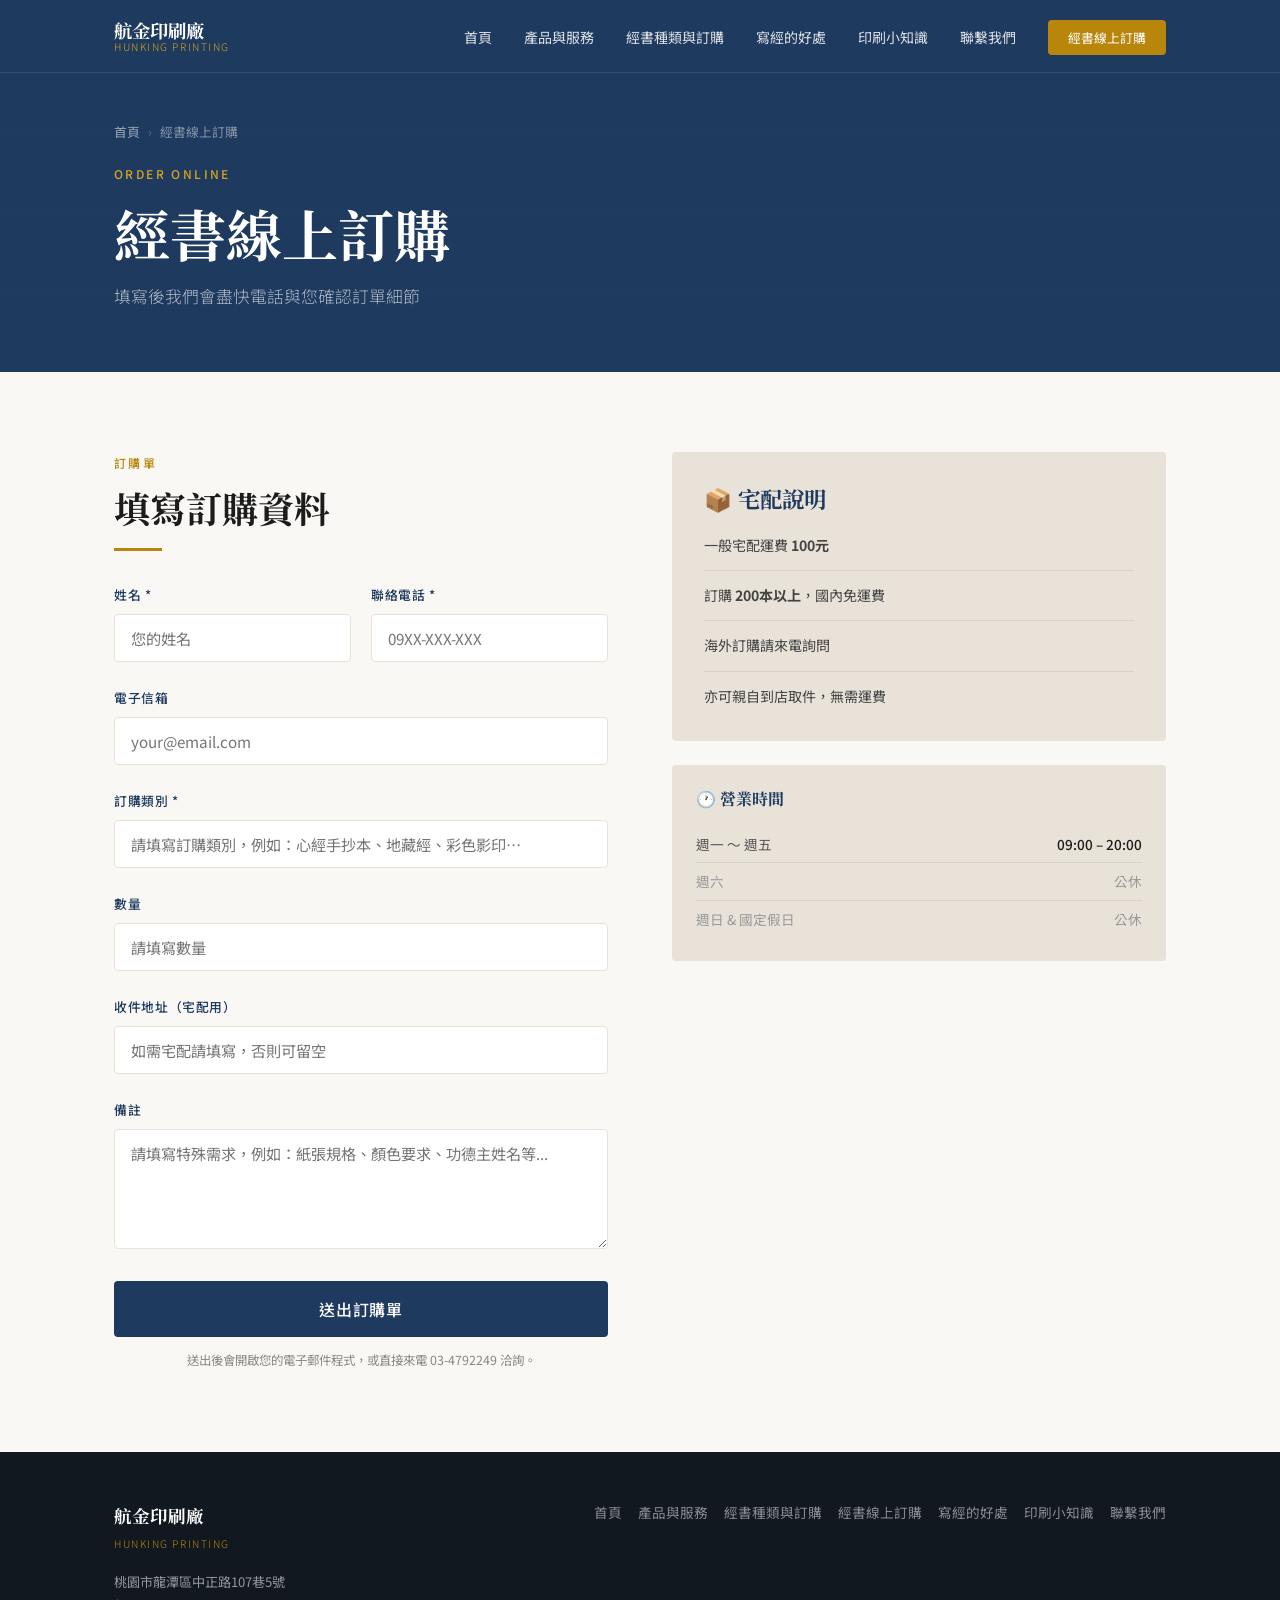
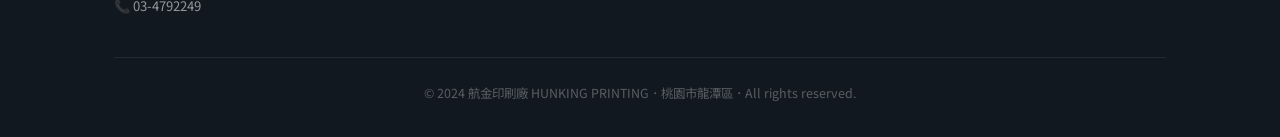
<file: order.html>
<!DOCTYPE html>
<html lang="zh-TW">
<head>
  <meta charset="UTF-8">
  <meta name="viewport" content="width=device-width, initial-scale=1.0">
  <meta name="description" content="航金印刷廠經書線上訂購：填寫訂購單後我們將盡快與您聯繫確認。">
  <title>經書線上訂購 — 航金印刷廠 HUNKING</title>
  <meta property="og:type" content="website">
  <meta property="og:site_name" content="航金印刷廠 HUNKING">
  <meta property="og:title" content="經書線上訂購 — 航金印刷廠 HUNKING">
  <meta property="og:description" content="航金印刷廠線上訂購：填寫訂購單後我們將盡快與您聯繫確認。">
  <meta property="og:url" content="https://hunking-printing.com/order.html">
  <meta property="og:image" content="https://hunking-printing.com/og-image.png">
  <meta property="og:image:width" content="1200">
  <meta property="og:image:height" content="630">
  <meta name="twitter:card" content="summary_large_image">
  <meta name="twitter:image" content="https://hunking-printing.com/og-image.png">
  <link rel="stylesheet" href="css/style.css">
</head>
<body>

<nav class="site-nav" role="navigation">
  <div class="nav-inner">
    <a href="index.html" class="nav-logo">航金印刷廠<span>HUNKING PRINTING</span></a>
    <ul class="nav-links">
      <li><a href="index.html">首頁</a></li>
      <li><a href="service.html">產品與服務</a></li>
      <li><a href="sutra.html">經書種類與訂購</a></li>
      <li><a href="benefit.html">寫經的好處</a></li>
      <li><a href="knowledge.html">印刷小知識</a></li>
      <li><a href="contact.html">聯繫我們</a></li>
      <li class="nav-cta"><a href="order.html">經書線上訂購</a></li>
    </ul>
    <button class="nav-toggle" aria-label="開啟選單"><span></span><span></span><span></span></button>
  </div>
</nav>
<div class="nav-mobile">
  <a href="index.html">首頁</a><a href="service.html">產品與服務</a><a href="sutra.html">經書種類與訂購</a>
  <a href="benefit.html">寫經的好處</a><a href="knowledge.html">印刷小知識</a>
  <a href="contact.html">聯繫我們</a><a href="order.html">經書線上訂購</a>
</div>

<header class="page-hero">
  <div class="container">
    <div class="page-hero-content">
      <nav class="breadcrumb"><a href="index.html">首頁</a><span class="sep">›</span><span>經書線上訂購</span></nav>
      <span class="section-label" style="color:var(--gold-lt);">Order Online</span>
      <h1>經書線上訂購</h1>
      <p>填寫後我們會盡快電話與您確認訂單細節</p>
    </div>
  </div>
</header>

<section class="section">
  <div class="container">
    <div class="two-col">
      <!-- Form -->
      <div class="fade-in">
        <span class="section-label">訂購單</span>
        <h2>填寫訂購資料</h2>
        <div class="divider"></div>

        <form action="mailto:hun.king@msa.hinet.net" method="post" enctype="text/plain" novalidate>
          <div class="form-row">
            <div class="form-group">
              <label for="name">姓名 *</label>
              <input type="text" id="name" name="姓名" required placeholder="您的姓名">
            </div>
            <div class="form-group">
              <label for="phone">聯絡電話 *</label>
              <input type="tel" id="phone" name="電話" required placeholder="09XX-XXX-XXX">
            </div>
          </div>

          <div class="form-group">
            <label for="email">電子信箱</label>
            <input type="email" id="email" name="Email" placeholder="your@email.com">
          </div>

          <div class="form-group">
            <label for="type">訂購類別 *</label>
            <input type="text" id="type" name="訂購類別" required placeholder="請填寫訂購類別，例如：心經手抄本、地藏經、彩色影印…">
          </div>

          <div class="form-group">
            <label for="qty">數量</label>
            <input type="number" id="qty" name="數量" min="1" placeholder="請填寫數量">
          </div>

          <div class="form-group">
            <label for="delivery">收件地址（宅配用）</label>
            <input type="text" id="delivery" name="收件地址" placeholder="如需宅配請填寫，否則可留空">
          </div>

          <div class="form-group">
            <label for="note">備註</label>
            <textarea id="note" name="備註" placeholder="請填寫特殊需求，例如：紙張規格、顏色要求、功德主姓名等..."></textarea>
          </div>

          <button type="submit" class="btn btn-primary" style="width:100%;font-size:1rem;padding:16px;">送出訂購單</button>
          <p style="font-size:0.78rem;color:#888;margin-top:12px;text-align:center;">
            送出後會開啟您的電子郵件程式，或直接來電 03-4792249 洽詢。
          </p>
        </form>
      </div>

      <!-- Info sidebar -->
      <div class="fade-in">
        <div style="background:var(--divider);padding:32px;border-radius:4px;margin-bottom:24px;">
          <h3 style="color:var(--navy);margin-bottom:20px;">📦 宅配說明</h3>
          <ul style="list-style:none;display:flex;flex-direction:column;gap:12px;font-size:0.88rem;color:#444;">
            <li style="padding-bottom:12px;border-bottom:1px solid #D8D2C9;">一般宅配運費 <strong>100元</strong></li>
            <li style="padding-bottom:12px;border-bottom:1px solid #D8D2C9;">訂購 <strong>200本以上</strong>，國內免運費</li>
            <li style="padding-bottom:12px;border-bottom:1px solid #D8D2C9;">海外訂購請來電詢問</li>
            <li>亦可親自到店取件，無需運費</li>
          </ul>
        </div>

        <div style="background:var(--divider);padding:24px;border-radius:4px;">
          <h3 style="color:var(--navy);margin-bottom:16px;font-size:1rem;">🕐 營業時間</h3>
          <table style="width:100%;font-size:0.85rem;border-collapse:collapse;">
            <tr>
              <td style="padding:6px 0;color:#555;border-bottom:1px solid #D8D2C9;">週一 ～ 週五</td>
              <td style="padding:6px 0;font-weight:500;text-align:right;border-bottom:1px solid #D8D2C9;">09:00 – 20:00</td>
            </tr>
            <tr>
              <td style="padding:6px 0;color:#999;border-bottom:1px solid #D8D2C9;">週六</td>
              <td style="padding:6px 0;color:#999;text-align:right;border-bottom:1px solid #D8D2C9;">公休</td>
            </tr>
            <tr>
              <td style="padding:6px 0;color:#999;">週日 &amp; 國定假日</td>
              <td style="padding:6px 0;color:#999;text-align:right;">公休</td>
            </tr>
          </table>
        </div>
      </div>
    </div>
  </div>
</section>

<footer class="site-footer">
  <div class="container">
    <div class="footer-inner">
      <div>
        <div class="footer-brand">航金印刷廠<span>HUNKING PRINTING</span></div>
        <p style="margin-top:16px;font-size:0.82rem;max-width:260px;line-height:1.8;">桃園市龍潭區中正路107巷5號<br>📞 03-4792249</p>
      </div>
      <div class="footer-links">
        <a href="index.html">首頁</a><a href="service.html">產品與服務</a><a href="sutra.html">經書種類與訂購</a>
        <a href="order.html">經書線上訂購</a><a href="benefit.html">寫經的好處</a><a href="knowledge.html">印刷小知識</a><a href="contact.html">聯繫我們</a>
      </div>
    </div>
    <div class="footer-copy">&copy; 2024 航金印刷廠 HUNKING PRINTING．桃園市龍潭區．All rights reserved.</div>
  </div>
</footer>
<script src="js/main.js"></script>
</body>
</html>
</file>
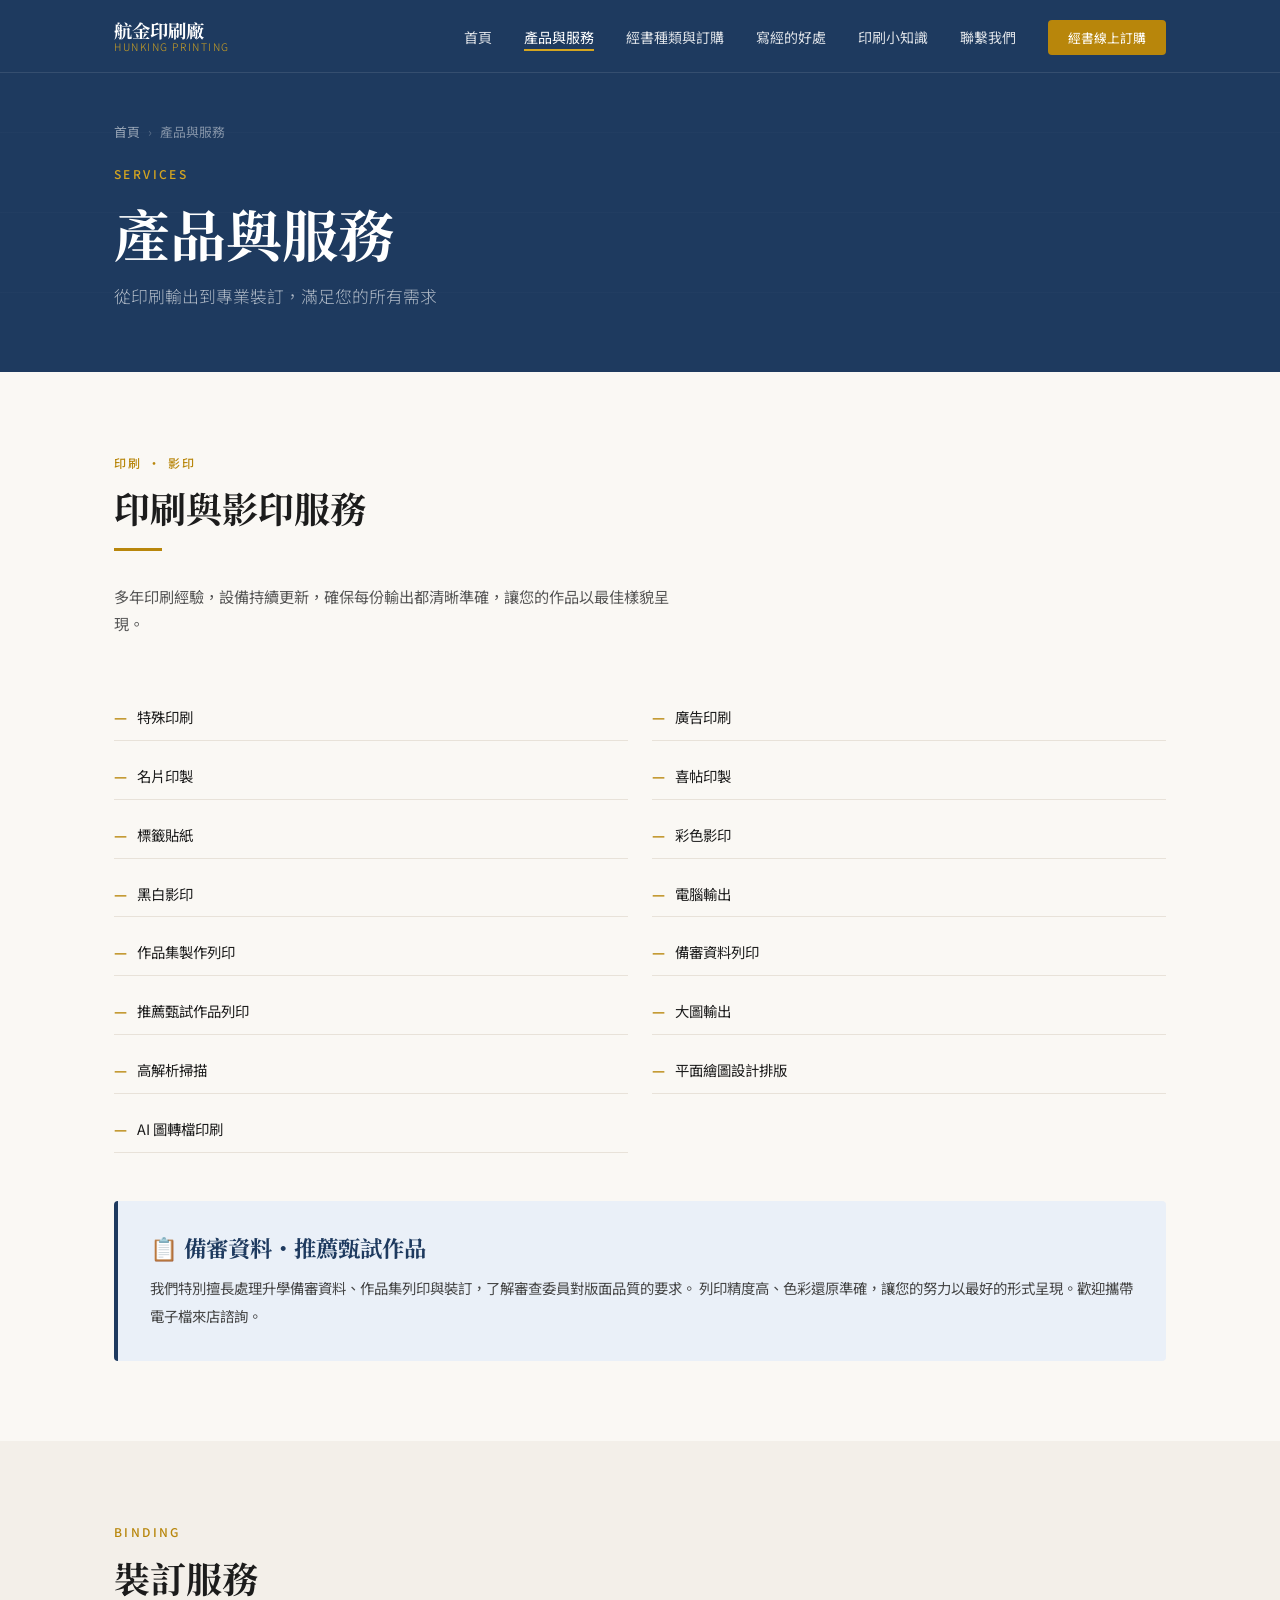
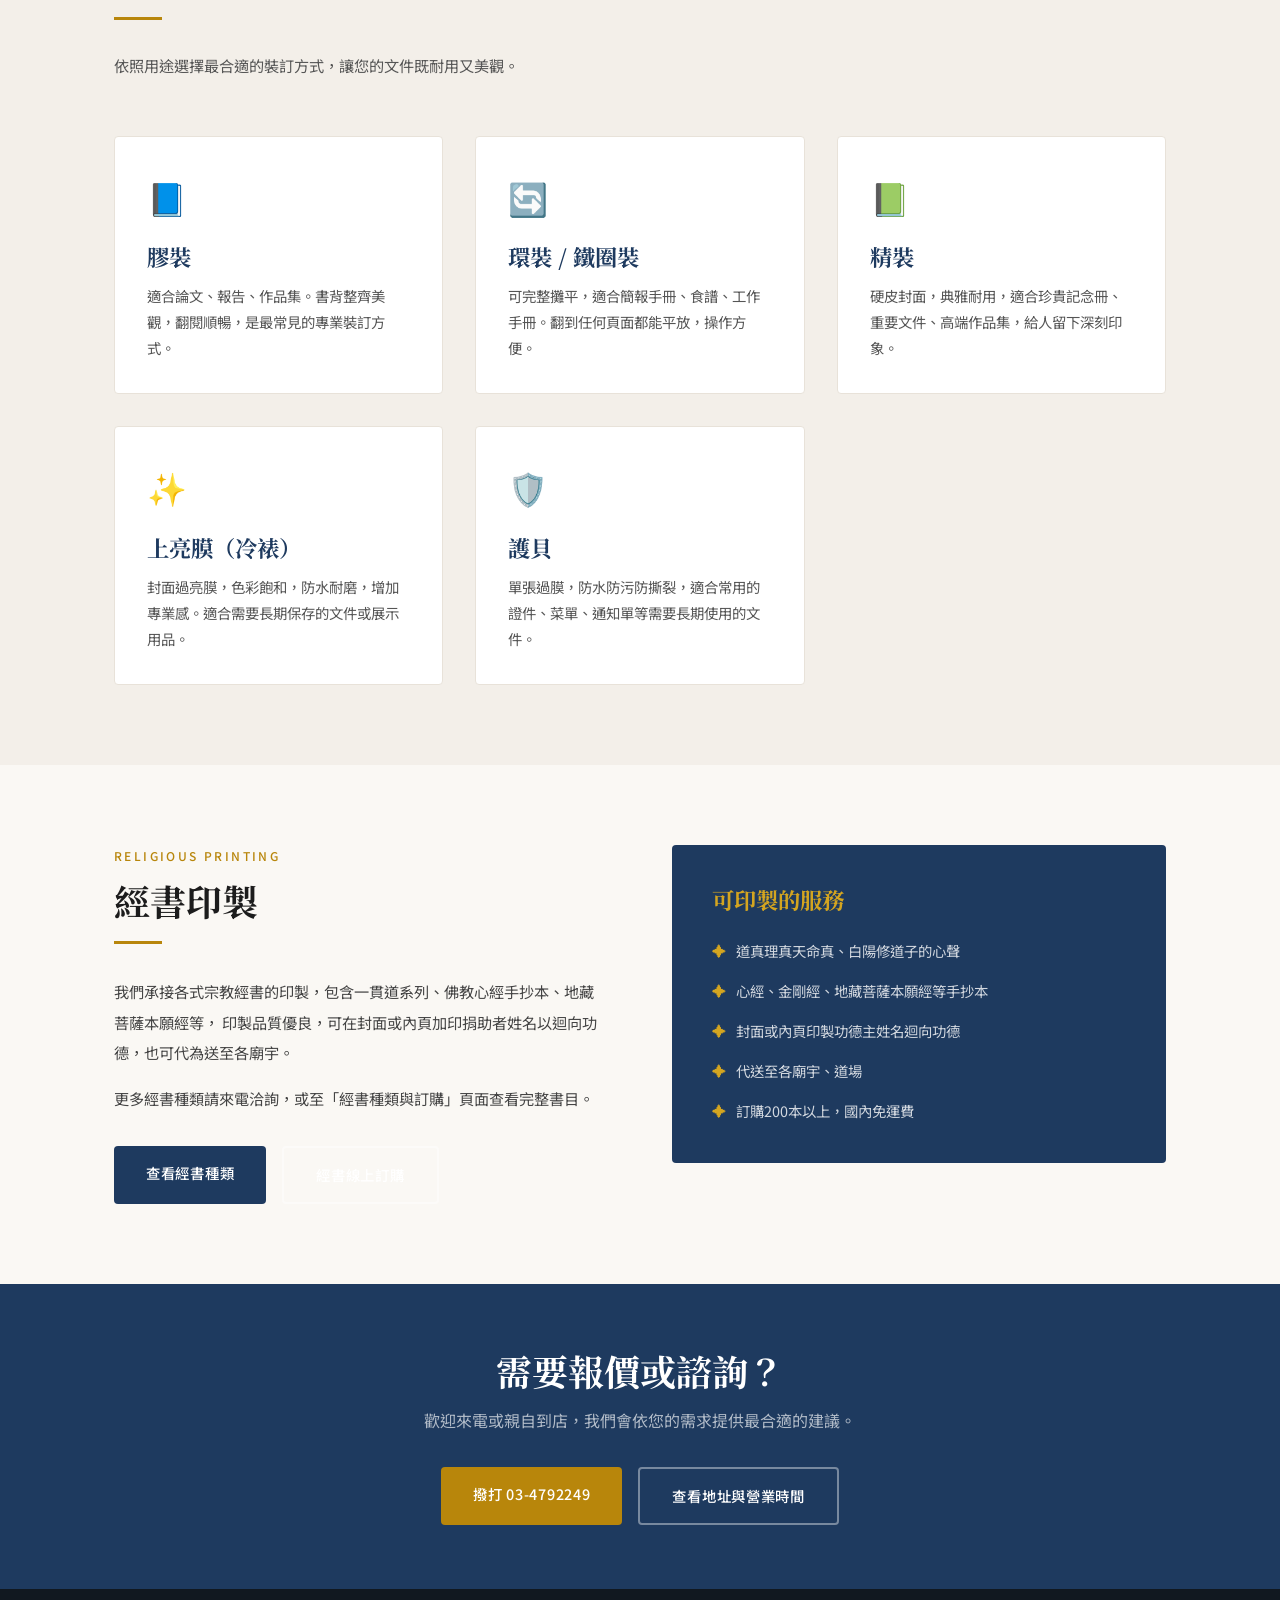
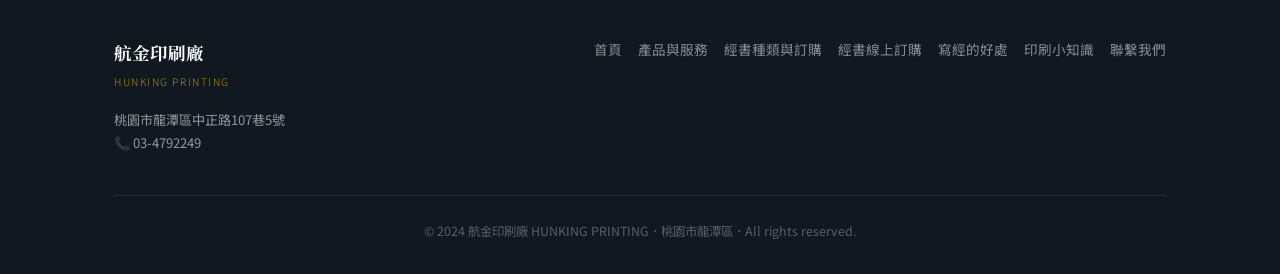
<file: service.html>
<!DOCTYPE html>
<html lang="zh-TW">
<head>
  <meta charset="UTF-8">
  <meta name="viewport" content="width=device-width, initial-scale=1.0">
  <meta name="description" content="航金印刷廠產品與服務：特殊印刷、名片、喜帖、彩色黑白影印、各式裝訂（膠裝環裝精裝）、推薦甄試作品列印裝訂。">
  <title>產品與服務 — 航金印刷廠 HUNKING</title>
  <meta property="og:type" content="website">
  <meta property="og:site_name" content="航金印刷廠 HUNKING">
  <meta property="og:title" content="產品與服務 — 航金印刷廠 HUNKING">
  <meta property="og:description" content="航金印刷廠產品與服務：特殊印刷、名片、喜帖、彩色黑白影印、各式裝訂（膠裝環裝精裝）、推薦甄試作品列印裝訂。">
  <meta property="og:url" content="https://hunking-printing.com/service.html">
  <meta property="og:image" content="https://hunking-printing.com/og-image.png">
  <meta property="og:image:width" content="1200">
  <meta property="og:image:height" content="630">
  <meta name="twitter:card" content="summary_large_image">
  <meta name="twitter:image" content="https://hunking-printing.com/og-image.png">
  <link rel="stylesheet" href="css/style.css">
</head>
<body>

<nav class="site-nav" role="navigation" aria-label="主選單">
  <div class="nav-inner">
    <a href="index.html" class="nav-logo">
      航金印刷廠
      <span>HUNKING PRINTING</span>
    </a>
    <ul class="nav-links">
      <li><a href="index.html">首頁</a></li>
      <li><a href="service.html">產品與服務</a></li>
      <li><a href="sutra.html">經書種類與訂購</a></li>
      <li><a href="benefit.html">寫經的好處</a></li>
      <li><a href="knowledge.html">印刷小知識</a></li>
      <li><a href="contact.html">聯繫我們</a></li>
      <li class="nav-cta"><a href="order.html">經書線上訂購</a></li>
    </ul>
    <button class="nav-toggle" aria-label="開啟選單">
      <span></span><span></span><span></span>
    </button>
  </div>
</nav>
<div class="nav-mobile">
  <a href="index.html">首頁</a>
  <a href="service.html">產品與服務</a>
  <a href="sutra.html">經書種類與訂購</a>
  <a href="benefit.html">寫經的好處</a>
  <a href="knowledge.html">印刷小知識</a>
  <a href="contact.html">聯繫我們</a>
  <a href="order.html">經書線上訂購</a>
</div>

<header class="page-hero">
  <div class="container">
    <div class="page-hero-content">
      <nav class="breadcrumb" aria-label="breadcrumb">
        <a href="index.html">首頁</a>
        <span class="sep">›</span>
        <span>產品與服務</span>
      </nav>
      <span class="section-label" style="color:var(--gold-lt);">Services</span>
      <h1>產品與服務</h1>
      <p>從印刷輸出到專業裝訂，滿足您的所有需求</p>
    </div>
  </div>
</header>

<!-- ── 印刷影印 ── -->
<section class="section">
  <div class="container">
    <div class="section-header fade-in">
      <span class="section-label">印刷 · 影印</span>
      <h2>印刷與影印服務</h2>
      <div class="divider"></div>
      <p style="color:#555;max-width:560px;font-size:0.95rem;">多年印刷經驗，設備持續更新，確保每份輸出都清晰準確，讓您的作品以最佳樣貌呈現。</p>
    </div>
    <ul class="service-list fade-in">
      <li>特殊印刷</li>
      <li>廣告印刷</li>
      <li>名片印製</li>
      <li>喜帖印製</li>
      <li>標籤貼紙</li>
      <li>彩色影印</li>
      <li>黑白影印</li>
      <li>電腦輸出</li>
      <li>作品集製作列印</li>
      <li>備審資料列印</li>
      <li>推薦甄試作品列印</li>
      <li>大圖輸出</li>
      <li>高解析掃描</li>
      <li>平面繪圖設計排版</li>
      <li>AI 圖轉檔印刷</li>
    </ul>

    <div style="margin-top:48px;background:#EAF0F8;border-radius:4px;padding:32px;border-left:4px solid var(--navy);" class="fade-in">
      <h3 style="color:var(--navy);margin-bottom:12px;">📋 備審資料・推薦甄試作品</h3>
      <p style="font-size:0.9rem;line-height:1.9;color:#444;">
        我們特別擅長處理升學備審資料、作品集列印與裝訂，了解審查委員對版面品質的要求。
        列印精度高、色彩還原準確，讓您的努力以最好的形式呈現。歡迎攜帶電子檔來店諮詢。
      </p>
    </div>
  </div>
</section>

<!-- ── 裝訂服務 ── -->
<section class="section section-alt">
  <div class="container">
    <div class="section-header fade-in">
      <span class="section-label">Binding</span>
      <h2>裝訂服務</h2>
      <div class="divider"></div>
      <p style="color:#555;max-width:560px;font-size:0.95rem;">依照用途選擇最合適的裝訂方式，讓您的文件既耐用又美觀。</p>
    </div>
    <div class="card-grid fade-in">
      <div class="card">
        <div class="card-icon">📘</div>
        <h3>膠裝</h3>
        <p>適合論文、報告、作品集。書背整齊美觀，翻閱順暢，是最常見的專業裝訂方式。</p>
      </div>
      <div class="card">
        <div class="card-icon">🔄</div>
        <h3>環裝 / 鐵圈裝</h3>
        <p>可完整攤平，適合簡報手冊、食譜、工作手冊。翻到任何頁面都能平放，操作方便。</p>
      </div>
      <div class="card">
        <div class="card-icon">📗</div>
        <h3>精裝</h3>
        <p>硬皮封面，典雅耐用，適合珍貴記念冊、重要文件、高端作品集，給人留下深刻印象。</p>
      </div>
      <div class="card">
        <div class="card-icon">✨</div>
        <h3>上亮膜（冷裱）</h3>
        <p>封面過亮膜，色彩飽和，防水耐磨，增加專業感。適合需要長期保存的文件或展示用品。</p>
      </div>
      <div class="card">
        <div class="card-icon">🛡️</div>
        <h3>護貝</h3>
        <p>單張過膜，防水防污防撕裂，適合常用的證件、菜單、通知單等需要長期使用的文件。</p>
      </div>
    </div>
  </div>
</section>

<!-- ── 經書印製 ── -->
<section class="section">
  <div class="container fade-in">
    <div class="two-col">
      <div>
        <span class="section-label">Religious Printing</span>
        <h2>經書印製</h2>
        <div class="divider"></div>
        <p style="font-size:0.95rem;line-height:2;color:#444;">
          我們承接各式宗教經書的印製，包含一貫道系列、佛教心經手抄本、地藏菩薩本願經等，
          印製品質優良，可在封面或內頁加印捐助者姓名以迴向功德，也可代為送至各廟宇。
        </p>
        <p style="font-size:0.95rem;line-height:2;color:#444;margin-top:16px;">
          更多經書種類請來電洽詢，或至「經書種類與訂購」頁面查看完整書目。
        </p>
        <div style="margin-top:32px;display:flex;gap:16px;flex-wrap:wrap;">
          <a href="sutra.html" class="btn btn-primary">查看經書種類</a>
          <a href="order.html" class="btn btn-outline" style="border-color:rgba(255,255,255,0.4);color:#fff;">經書線上訂購</a>
        </div>
      </div>
      <div>
        <div style="background:var(--navy);color:var(--white);padding:40px;border-radius:4px;">
          <h3 style="color:var(--gold-lt);margin-bottom:24px;">可印製的服務</h3>
          <ul style="list-style:none;display:flex;flex-direction:column;gap:14px;">
            <li style="display:flex;gap:10px;font-size:0.9rem;color:rgba(255,255,255,0.8);align-items:flex-start;">
              <span style="color:var(--gold-lt);">✦</span> 道真理真天命真、白陽修道子的心聲
            </li>
            <li style="display:flex;gap:10px;font-size:0.9rem;color:rgba(255,255,255,0.8);align-items:flex-start;">
              <span style="color:var(--gold-lt);">✦</span> 心經、金剛經、地藏菩薩本願經等手抄本
            </li>
            <li style="display:flex;gap:10px;font-size:0.9rem;color:rgba(255,255,255,0.8);align-items:flex-start;">
              <span style="color:var(--gold-lt);">✦</span> 封面或內頁印製功德主姓名迴向功德
            </li>
            <li style="display:flex;gap:10px;font-size:0.9rem;color:rgba(255,255,255,0.8);align-items:flex-start;">
              <span style="color:var(--gold-lt);">✦</span> 代送至各廟宇、道場
            </li>
            <li style="display:flex;gap:10px;font-size:0.9rem;color:rgba(255,255,255,0.8);align-items:flex-start;">
              <span style="color:var(--gold-lt);">✦</span> 訂購200本以上，國內免運費
            </li>
          </ul>
        </div>
      </div>
    </div>
  </div>
</section>

<!-- ── CTA ── -->
<section class="cta-block">
  <div class="container fade-in">
    <h2>需要報價或諮詢？</h2>
    <p>歡迎來電或親自到店，我們會依您的需求提供最合適的建議。</p>
    <div style="display:flex;gap:16px;justify-content:center;flex-wrap:wrap;">
      <a href="tel:034792249" class="btn btn-gold">撥打 03-4792249</a>
      <a href="contact.html" class="btn btn-outline" style="border-color:rgba(255,255,255,0.4);color:#fff;">查看地址與營業時間</a>
    </div>
  </div>
</section>

<footer class="site-footer">
  <div class="container">
    <div class="footer-inner">
      <div>
        <div class="footer-brand">航金印刷廠<span>HUNKING PRINTING</span></div>
        <p style="margin-top:16px;font-size:0.82rem;max-width:260px;line-height:1.8;">桃園市龍潭區中正路107巷5號<br>📞 03-4792249</p>
      </div>
      <div class="footer-links">
        <a href="index.html">首頁</a>
        <a href="service.html">產品與服務</a>
        <a href="sutra.html">經書種類與訂購</a>
        <a href="order.html">經書線上訂購</a>
        <a href="benefit.html">寫經的好處</a>
        <a href="knowledge.html">印刷小知識</a>
        <a href="contact.html">聯繫我們</a>
      </div>
    </div>
    <div class="footer-copy">&copy; 2024 航金印刷廠 HUNKING PRINTING．桃園市龍潭區．All rights reserved.</div>
  </div>
</footer>
<script src="js/main.js"></script>
</body>
</html>
</file>
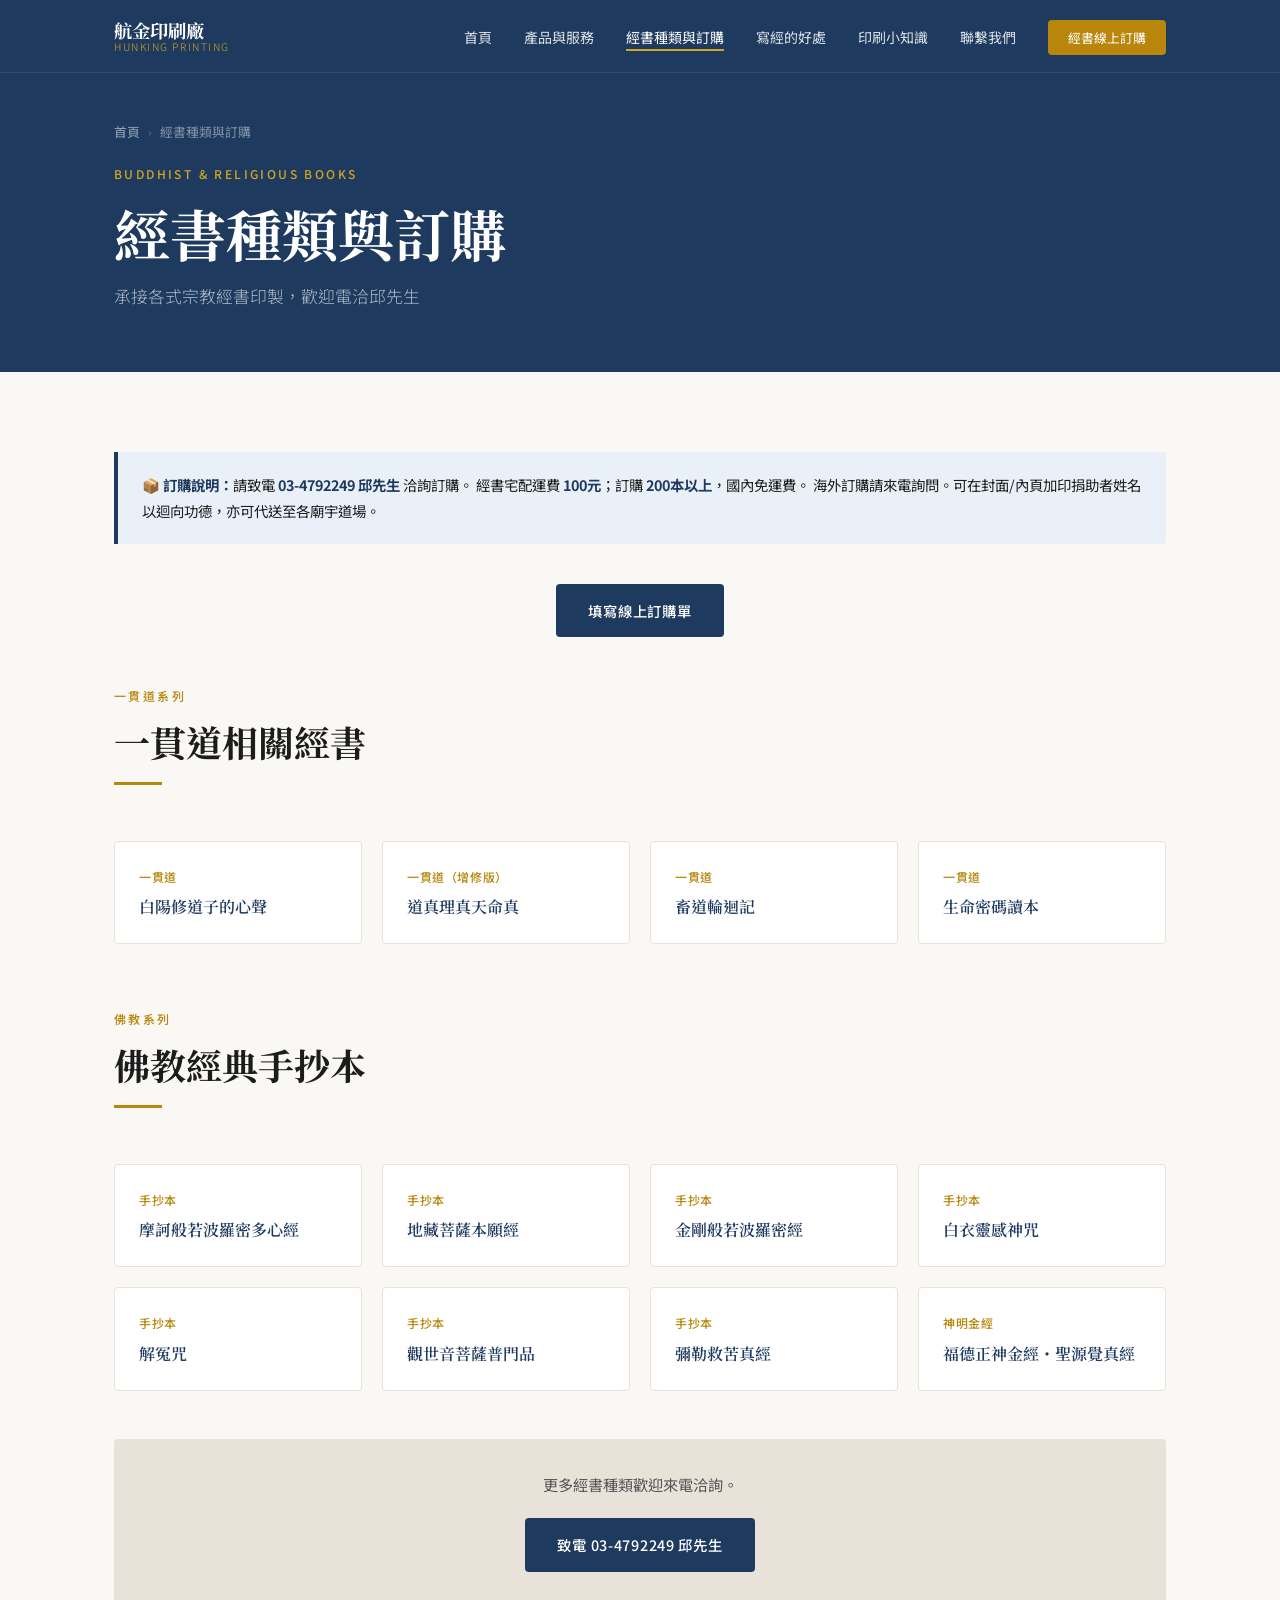
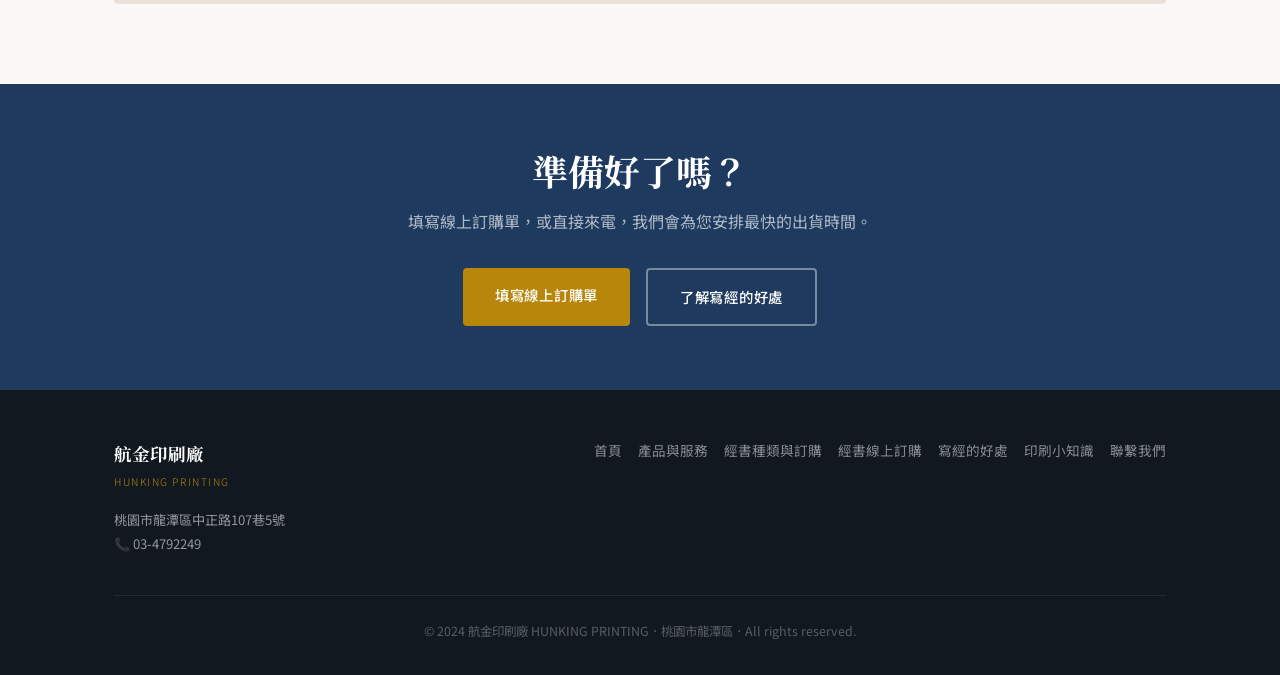
<file: sutra.html>
<!DOCTYPE html>
<html lang="zh-TW">
<head>
  <meta charset="UTF-8">
  <meta name="viewport" content="width=device-width, initial-scale=1.0">
  <meta name="description" content="航金印刷廠經書種類與訂購：心經、地藏菩薩本願經、一貫道系列等宗教手抄本，電話訂購03-4792249邱先生。">
  <title>經書種類與訂購 — 航金印刷廠 HUNKING</title>
  <meta property="og:type" content="website">
  <meta property="og:site_name" content="航金印刷廠 HUNKING">
  <meta property="og:title" content="經書種類與訂購 — 航金印刷廠 HUNKING">
  <meta property="og:description" content="航金印刷廠經書種類與訂購：心經、地藏菩薩本願經、一貫道系列等宗教手抄本，電話訂購03-4792249邱先生。">
  <meta property="og:url" content="https://hunking-printing.com/sutra.html">
  <meta property="og:image" content="https://hunking-printing.com/og-image.png">
  <meta property="og:image:width" content="1200">
  <meta property="og:image:height" content="630">
  <meta name="twitter:card" content="summary_large_image">
  <meta name="twitter:image" content="https://hunking-printing.com/og-image.png">
  <link rel="stylesheet" href="css/style.css">
</head>
<body>

<nav class="site-nav" role="navigation">
  <div class="nav-inner">
    <a href="index.html" class="nav-logo">航金印刷廠<span>HUNKING PRINTING</span></a>
    <ul class="nav-links">
      <li><a href="index.html">首頁</a></li>
      <li><a href="service.html">產品與服務</a></li>
      <li><a href="sutra.html">經書種類與訂購</a></li>
      <li><a href="benefit.html">寫經的好處</a></li>
      <li><a href="knowledge.html">印刷小知識</a></li>
      <li><a href="contact.html">聯繫我們</a></li>
      <li class="nav-cta"><a href="order.html">經書線上訂購</a></li>
    </ul>
    <button class="nav-toggle" aria-label="開啟選單"><span></span><span></span><span></span></button>
  </div>
</nav>
<div class="nav-mobile">
  <a href="index.html">首頁</a><a href="service.html">產品與服務</a><a href="sutra.html">經書種類與訂購</a>
  <a href="benefit.html">寫經的好處</a><a href="knowledge.html">印刷小知識</a>
  <a href="contact.html">聯繫我們</a><a href="order.html">經書線上訂購</a>
</div>

<header class="page-hero">
  <div class="container">
    <div class="page-hero-content">
      <nav class="breadcrumb"><a href="index.html">首頁</a><span class="sep">›</span><span>經書種類與訂購</span></nav>
      <span class="section-label" style="color:var(--gold-lt);">Buddhist & Religious Books</span>
      <h1>經書種類與訂購</h1>
      <p>承接各式宗教經書印製，歡迎電洽邱先生</p>
    </div>
  </div>
</header>

<!-- ── Order Info ── -->
<section class="section">
  <div class="container">
    <div class="order-banner fade-in">
      <strong>📦 訂購說明：</strong>請致電 <strong>03-4792249 邱先生</strong> 洽詢訂購。
      經書宅配運費 <strong>100元</strong>；訂購 <strong>200本以上</strong>，國內免運費。
      海外訂購請來電詢問。可在封面/內頁加印捐助者姓名以迴向功德，亦可代送至各廟宇道場。
    </div>
    <div style="text-align:center;margin-bottom:48px;" class="fade-in">
      <a href="order.html" class="btn btn-primary">填寫線上訂購單</a>
    </div>

    <!-- 一貫道系列 -->
    <div class="section-header fade-in">
      <span class="section-label">一貫道系列</span>
      <h2>一貫道相關經書</h2>
      <div class="divider"></div>
    </div>
    <div class="book-grid fade-in">
      <div class="book-card">
        <span class="book-series">一貫道</span>
        <div class="book-title">白陽修道子的心聲</div>
      </div>
      <div class="book-card">
        <span class="book-series">一貫道（增修版）</span>
        <div class="book-title">道真理真天命真</div>
      </div>
      <div class="book-card">
        <span class="book-series">一貫道</span>
        <div class="book-title">畜道輪迴記</div>
      </div>
      <div class="book-card">
        <span class="book-series">一貫道</span>
        <div class="book-title">生命密碼讀本</div>
      </div>
    </div>

    <!-- 佛教手抄本 -->
    <div class="section-header fade-in" style="margin-top:64px;">
      <span class="section-label">佛教系列</span>
      <h2>佛教經典手抄本</h2>
      <div class="divider"></div>
    </div>
    <div class="book-grid fade-in">
      <div class="book-card">
        <span class="book-series">手抄本</span>
        <div class="book-title">摩訶般若波羅密多心經</div>
      </div>
      <div class="book-card">
        <span class="book-series">手抄本</span>
        <div class="book-title">地藏菩薩本願經</div>
      </div>
      <div class="book-card">
        <span class="book-series">手抄本</span>
        <div class="book-title">金剛般若波羅密經</div>
      </div>
      <div class="book-card">
        <span class="book-series">手抄本</span>
        <div class="book-title">白衣靈感神咒</div>
      </div>
      <div class="book-card">
        <span class="book-series">手抄本</span>
        <div class="book-title">解冤咒</div>
      </div>
      <div class="book-card">
        <span class="book-series">手抄本</span>
        <div class="book-title">觀世音菩薩普門品</div>
      </div>
      <div class="book-card">
        <span class="book-series">手抄本</span>
        <div class="book-title">彌勒救苦真經</div>
      </div>
      <div class="book-card">
        <span class="book-series">神明金經</span>
        <div class="book-title">福德正神金經・聖源覺真經</div>
      </div>
    </div>

    <div style="margin-top:48px;background:var(--divider);padding:32px;border-radius:4px;text-align:center;" class="fade-in">
      <p style="font-size:0.95rem;color:#555;margin-bottom:20px;">
        更多經書種類歡迎來電洽詢。
      </p>
      <a href="tel:034792249" class="btn btn-primary">致電 03-4792249 邱先生</a>
    </div>
  </div>
</section>

<section class="cta-block">
  <div class="container fade-in">
    <h2>準備好了嗎？</h2>
    <p>填寫線上訂購單，或直接來電，我們會為您安排最快的出貨時間。</p>
    <div style="display:flex;gap:16px;justify-content:center;flex-wrap:wrap;">
      <a href="order.html" class="btn btn-gold">填寫線上訂購單</a>
      <a href="benefit.html" class="btn btn-outline" style="border-color:rgba(255,255,255,0.4);color:#fff;">了解寫經的好處</a>
    </div>
  </div>
</section>

<footer class="site-footer">
  <div class="container">
    <div class="footer-inner">
      <div>
        <div class="footer-brand">航金印刷廠<span>HUNKING PRINTING</span></div>
        <p style="margin-top:16px;font-size:0.82rem;max-width:260px;line-height:1.8;">桃園市龍潭區中正路107巷5號<br>📞 03-4792249</p>
      </div>
      <div class="footer-links">
        <a href="index.html">首頁</a><a href="service.html">產品與服務</a><a href="sutra.html">經書種類與訂購</a>
        <a href="order.html">經書線上訂購</a><a href="benefit.html">寫經的好處</a><a href="knowledge.html">印刷小知識</a><a href="contact.html">聯繫我們</a>
      </div>
    </div>
    <div class="footer-copy">&copy; 2024 航金印刷廠 HUNKING PRINTING．桃園市龍潭區．All rights reserved.</div>
  </div>
</footer>
<script src="js/main.js"></script>
</body>
</html>
</file>
<file: css/style.css>
/* =============================================
   航金印刷廠 HUNKING — Global Styles
   Design: impeccable.style minimalist principles
   ============================================= */

@import url('https://fonts.googleapis.com/css2?family=Noto+Serif+TC:wght@400;600;700&family=Noto+Sans+TC:wght@300;400;500&display=swap');

/* ── Reset & Base ── */
*, *::before, *::after { box-sizing: border-box; margin: 0; padding: 0; }

:root {
  --bg:       #FAF8F4;
  --text:     #1C1C1C;
  --navy:     #1E3A5F;
  --gold:     #B8860B;
  --gold-lt:  #D4A520;
  --divider:  #E8E2D9;
  --white:    #FFFFFF;
  --serif:    'Noto Serif TC', serif;
  --sans:     'Noto Sans TC', sans-serif;
  --max-w:    1100px;
  --radius:   4px;
  --trans:    0.25s ease;
}

html { scroll-behavior: smooth; }

body {
  font-family: var(--sans);
  background: var(--bg);
  color: var(--text);
  line-height: 1.8;
  font-size: 16px;
  -webkit-font-smoothing: antialiased;
}

img { max-width: 100%; display: block; }
a { color: inherit; text-decoration: none; }

/* ── Container ── */
.container {
  max-width: var(--max-w);
  margin: 0 auto;
  padding: 0 24px;
}

/* ── Typography ── */
h1, h2, h3, h4 {
  font-family: var(--serif);
  font-weight: 700;
  line-height: 1.3;
}

h1 { font-size: clamp(2rem, 5vw, 3.5rem); }
h2 { font-size: clamp(1.5rem, 3vw, 2.25rem); }
h3 { font-size: clamp(1.1rem, 2vw, 1.4rem); }

.section-label {
  font-family: var(--sans);
  font-size: 0.75rem;
  font-weight: 500;
  letter-spacing: 0.2em;
  text-transform: uppercase;
  color: var(--gold);
  margin-bottom: 12px;
  display: block;
}

/* ── Buttons ── */
.btn {
  display: inline-block;
  padding: 14px 32px;
  font-family: var(--sans);
  font-size: 0.9rem;
  font-weight: 500;
  letter-spacing: 0.05em;
  border-radius: var(--radius);
  cursor: pointer;
  transition: var(--trans);
  border: none;
}

.btn-primary {
  background: var(--navy);
  color: var(--white);
}
.btn-primary:hover { background: #2a4f82; }

.btn-outline {
  border: 2px solid var(--navy);
  color: var(--navy);
  background: transparent;
}
.btn-outline:hover { background: var(--navy); color: var(--white); }

.btn-gold {
  background: var(--gold);
  color: var(--white);
}
.btn-gold:hover { background: var(--gold-lt); }

/* ── Divider ── */
.divider {
  width: 48px;
  height: 3px;
  background: var(--gold);
  margin: 16px 0 32px;
}
.divider-center { margin-left: auto; margin-right: auto; }

/* ── Nav ── */
.site-nav {
  position: fixed;
  top: 0; left: 0; right: 0;
  z-index: 100;
  background: var(--navy);
  border-bottom: 1px solid rgba(255,255,255,0.1);
  transition: box-shadow var(--trans);
  padding: 0;
}
.site-nav.scrolled {
  box-shadow: 0 2px 16px rgba(0,0,0,0.2);
}

/* Light variant — homepage only */
.site-nav.nav-light {
  background: var(--white);
  border-bottom: 1px solid var(--divider);
}
.site-nav.nav-light.scrolled {
  box-shadow: 0 2px 12px rgba(0,0,0,0.08);
}

.nav-inner {
  display: flex;
  align-items: center;
  justify-content: space-between;
  height: 72px;
  max-width: var(--max-w);
  margin: 0 auto;
  padding: 0 24px;
}

.nav-logo {
  font-family: var(--serif);
  font-size: 1.15rem;
  font-weight: 700;
  color: var(--white);
  line-height: 1.2;
}
.nav-logo span {
  display: block;
  font-family: var(--sans);
  font-size: 0.65rem;
  font-weight: 300;
  letter-spacing: 0.15em;
  color: var(--gold-lt);
  text-transform: uppercase;
}
/* Light nav overrides */
.nav-light .nav-logo { color: var(--navy); }
.nav-light .nav-logo span { color: var(--gold); }

.nav-links {
  display: flex;
  gap: 32px;
  list-style: none;
  align-items: center;
}
.nav-links a {
  font-size: 0.875rem;
  font-weight: 400;
  color: rgba(255,255,255,0.85);
  transition: color var(--trans);
  position: relative;
}
.nav-links a::after {
  content: '';
  position: absolute;
  bottom: -4px; left: 0; right: 0;
  height: 2px;
  background: var(--gold-lt);
  transform: scaleX(0);
  transform-origin: left;
  transition: transform var(--trans);
}
.nav-links a:hover::after,
.nav-links a.active::after { transform: scaleX(1); }
.nav-links a:hover,
.nav-links a.active { color: var(--white); }

/* Light nav link overrides */
.nav-light .nav-links a { color: var(--text); }
.nav-light .nav-links a::after { background: var(--gold); }
.nav-light .nav-links a:hover,
.nav-light .nav-links a.active { color: var(--navy); }

.nav-links .nav-cta a {
  background: var(--gold);
  color: var(--white);
  padding: 8px 20px;
  border-radius: var(--radius);
  font-size: 0.8rem;
}
.nav-links .nav-cta a::after { display: none; }
.nav-links .nav-cta a:hover { background: var(--gold-lt); }
.nav-light .nav-links .nav-cta a { background: var(--navy); }
.nav-light .nav-links .nav-cta a:hover { background: #2a4f82; }

/* Hamburger */
.nav-toggle {
  display: none;
  flex-direction: column;
  gap: 5px;
  cursor: pointer;
  background: none;
  border: none;
  padding: 4px;
}
.nav-toggle span {
  display: block;
  width: 24px; height: 2px;
  background: var(--white);
  transition: var(--trans);
}
.nav-light .nav-toggle span { background: var(--navy); }
.nav-toggle.open span:nth-child(1) { transform: translateY(7px) rotate(45deg); }
.nav-toggle.open span:nth-child(2) { opacity: 0; }
.nav-toggle.open span:nth-child(3) { transform: translateY(-7px) rotate(-45deg); }

/* Mobile nav */
.nav-mobile {
  display: none;
  position: fixed;
  top: 72px; left: 0; right: 0;
  background: var(--bg);
  border-bottom: 1px solid var(--divider);
  z-index: 99;
  padding: 24px;
  flex-direction: column;
  gap: 20px;
}
.nav-mobile.open { display: flex; }
.nav-mobile a {
  font-size: 1rem;
  color: var(--text);
  padding: 8px 0;
  border-bottom: 1px solid var(--divider);
}
.nav-mobile a:last-child { border-bottom: none; }

/* ── Hero ── */
.hero {
  padding: 160px 0 100px;
  background: var(--navy);
  position: relative;
  overflow: hidden;
}
.hero::before {
  content: '';
  position: absolute;
  inset: 0;
  background: repeating-linear-gradient(
    0deg,
    transparent,
    transparent 79px,
    rgba(255,255,255,0.03) 80px
  ),
  repeating-linear-gradient(
    90deg,
    transparent,
    transparent 79px,
    rgba(255,255,255,0.03) 80px
  );
}
.hero-content {
  position: relative;
  z-index: 1;
  max-width: 680px;
}
.hero-eyebrow {
  font-family: var(--sans);
  font-size: 0.75rem;
  font-weight: 300;
  letter-spacing: 0.25em;
  text-transform: uppercase;
  color: var(--gold-lt);
  margin-bottom: 24px;
  display: block;
}
.hero h1 { color: var(--white); margin-bottom: 20px; }
.hero-sub {
  font-size: clamp(1rem, 1.5vw, 1.15rem);
  color: rgba(255,255,255,0.72);
  margin-bottom: 40px;
  font-weight: 300;
  line-height: 1.9;
}
.hero-actions { display: flex; gap: 16px; flex-wrap: wrap; }

/* Page Hero (smaller, for inner pages) */
.page-hero {
  padding: 120px 0 60px;
  background: var(--navy);
  position: relative;
  overflow: hidden;
}
.page-hero::before {
  content: '';
  position: absolute;
  inset: 0;
  background: repeating-linear-gradient(
    0deg,
    transparent,
    transparent 79px,
    rgba(255,255,255,0.03) 80px
  );
}
.page-hero-content { position: relative; z-index: 1; }
.page-hero h1 { color: var(--white); }
.page-hero p {
  color: rgba(255,255,255,0.65);
  font-weight: 300;
  margin-top: 12px;
  font-size: 1.05rem;
}

/* ── Section ── */
.section { padding: 80px 0; }
.section-alt { background: #F3EFE9; }
.section-dark { background: var(--navy); }
.section-header { margin-bottom: 56px; }
.section-header-center { text-align: center; }

/* ── Cards ── */
.card-grid {
  display: grid;
  grid-template-columns: repeat(auto-fit, minmax(280px, 1fr));
  gap: 32px;
}
.card {
  background: var(--white);
  border: 1px solid var(--divider);
  border-radius: var(--radius);
  padding: 32px;
  transition: box-shadow var(--trans);
}
.card:hover { box-shadow: 0 4px 24px rgba(0,0,0,0.07); }
.card-icon {
  font-size: 2rem;
  margin-bottom: 16px;
}
.card h3 { margin-bottom: 12px; color: var(--navy); }
.card p { font-size: 0.9rem; color: #555; line-height: 1.8; }

/* ── Two-col layout ── */
.two-col {
  display: grid;
  grid-template-columns: 1fr 1fr;
  gap: 64px;
  align-items: start;
}

/* ── Service list ── */
.service-list {
  list-style: none;
  display: grid;
  grid-template-columns: 1fr 1fr;
  gap: 12px 24px;
}
.service-list li {
  display: flex;
  align-items: flex-start;
  gap: 10px;
  font-size: 0.9rem;
  padding: 10px 0;
  border-bottom: 1px solid var(--divider);
}
.service-list li::before {
  content: '—';
  color: var(--gold);
  flex-shrink: 0;
  font-weight: 700;
}

/* ── Book cards (sutra page) ── */
.book-grid {
  display: grid;
  grid-template-columns: repeat(auto-fill, minmax(240px, 1fr));
  gap: 20px;
}
.book-card {
  background: var(--white);
  border: 1px solid var(--divider);
  border-radius: var(--radius);
  padding: 24px;
  display: flex;
  flex-direction: column;
  gap: 8px;
  transition: border-color var(--trans), box-shadow var(--trans);
}
.book-card:hover {
  border-color: var(--gold);
  box-shadow: 0 2px 16px rgba(0,0,0,0.06);
}
.book-title {
  font-family: var(--serif);
  font-size: 1rem;
  font-weight: 600;
  color: var(--navy);
  line-height: 1.5;
}
.book-series {
  font-size: 0.75rem;
  color: var(--gold);
  font-weight: 500;
  letter-spacing: 0.05em;
}
.book-price {
  font-size: 1.1rem;
  font-weight: 600;
  color: var(--text);
  margin-top: auto;
  padding-top: 12px;
  border-top: 1px solid var(--divider);
}

/* ── Order info banner ── */
.order-banner {
  background: #EAF0F8;
  border-left: 4px solid var(--navy);
  padding: 20px 24px;
  border-radius: 0 var(--radius) var(--radius) 0;
  margin-bottom: 40px;
  font-size: 0.9rem;
  line-height: 1.8;
}
.order-banner strong { color: var(--navy); }

/* ── Benefit page ── */
.benefit-body {
  font-size: 1rem;
  line-height: 2;
  color: #333;
  max-width: 680px;
}
.benefit-body p { margin-bottom: 1.5em; }

.three-virtues {
  display: flex;
  gap: 32px;
  margin: 48px 0;
}
.virtue {
  flex: 1;
  text-align: center;
  padding: 32px 16px;
  background: var(--navy);
  color: var(--white);
  border-radius: var(--radius);
}
.virtue-char {
  font-family: var(--serif);
  font-size: 3rem;
  color: var(--gold-lt);
  display: block;
  margin-bottom: 8px;
}
.virtue-name {
  font-size: 0.8rem;
  letter-spacing: 0.1em;
  color: rgba(255,255,255,0.65);
}

/* ── Knowledge page ── */
.knowledge-list {
  list-style: none;
  counter-reset: know-counter;
}
.knowledge-item {
  counter-increment: know-counter;
  padding: 32px 0;
  border-bottom: 1px solid var(--divider);
  display: grid;
  grid-template-columns: 48px 1fr;
  gap: 24px;
  align-items: start;
}
.knowledge-item::before {
  content: counter(know-counter, decimal-leading-zero);
  font-family: var(--serif);
  font-size: 1.8rem;
  color: var(--gold);
  font-weight: 700;
  line-height: 1;
  padding-top: 4px;
}
.knowledge-item h3 {
  color: var(--navy);
  margin-bottom: 8px;
  font-size: 1.05rem;
}
.knowledge-item p {
  font-size: 0.9rem;
  line-height: 1.9;
  color: #444;
}

/* ── Contact page ── */
.hours-table {
  width: 100%;
  border-collapse: collapse;
  font-size: 0.9rem;
}
.hours-table th {
  text-align: left;
  padding: 12px 16px;
  background: var(--navy);
  color: var(--white);
  font-weight: 500;
  font-size: 0.8rem;
  letter-spacing: 0.05em;
}
.hours-table td {
  padding: 12px 16px;
  border-bottom: 1px solid var(--divider);
}
.hours-table tr:last-child td { border-bottom: none; }
.hours-table tr:nth-child(even) td { background: #f5f1eb; }
.hours-closed { color: #999; font-style: italic; }

.contact-info { display: flex; flex-direction: column; gap: 20px; }
.contact-row {
  display: flex;
  gap: 16px;
  align-items: flex-start;
  padding-bottom: 20px;
  border-bottom: 1px solid var(--divider);
}
.contact-row:last-child { border-bottom: none; }
.contact-icon { font-size: 1.25rem; flex-shrink: 0; margin-top: 2px; }
.contact-label {
  font-size: 0.7rem;
  font-weight: 500;
  letter-spacing: 0.1em;
  text-transform: uppercase;
  color: var(--gold);
  margin-bottom: 4px;
}
.contact-value { font-size: 0.95rem; color: var(--text); }
.contact-value a:hover { color: var(--navy); text-decoration: underline; }

.map-wrap {
  border-radius: var(--radius);
  overflow: hidden;
  border: 1px solid var(--divider);
  margin-top: 40px;
}
.map-wrap iframe { display: block; width: 100%; height: 340px; border: 0; }

/* ── Order form ── */
.form-group {
  margin-bottom: 24px;
}
label {
  display: block;
  font-size: 0.8rem;
  font-weight: 500;
  letter-spacing: 0.05em;
  text-transform: uppercase;
  color: var(--navy);
  margin-bottom: 8px;
}
input[type=text],
input[type=tel],
input[type=email],
input[type=number],
select,
textarea {
  width: 100%;
  padding: 12px 16px;
  border: 1px solid var(--divider);
  border-radius: var(--radius);
  font-family: var(--sans);
  font-size: 0.95rem;
  background: var(--white);
  color: var(--text);
  transition: border-color var(--trans);
}
input:focus, select:focus, textarea:focus {
  outline: none;
  border-color: var(--navy);
}
textarea { resize: vertical; min-height: 120px; }
.form-row { display: grid; grid-template-columns: 1fr 1fr; gap: 20px; }

/* ── CTA block ── */
.cta-block {
  background: var(--navy);
  padding: 64px 0;
  text-align: center;
}
.cta-block h2 { color: var(--white); margin-bottom: 12px; }
.cta-block p { color: rgba(255,255,255,0.65); margin-bottom: 32px; font-size: 1rem; }

/* ── Stats ── */
.stats {
  display: flex;
  gap: 48px;
  flex-wrap: wrap;
}
.stat-num {
  font-family: var(--serif);
  font-size: 3rem;
  font-weight: 700;
  color: var(--gold);
  line-height: 1;
}
.stat-label {
  font-size: 0.8rem;
  color: rgba(255,255,255,0.6);
  margin-top: 4px;
  letter-spacing: 0.05em;
}

/* ── Footer ── */
.site-footer {
  background: #111820;
  color: rgba(255,255,255,0.55);
  padding: 48px 0 32px;
}
.footer-inner {
  display: flex;
  justify-content: space-between;
  align-items: flex-start;
  flex-wrap: wrap;
  gap: 32px;
  margin-bottom: 40px;
}
.footer-brand {
  font-family: var(--serif);
  font-size: 1.1rem;
  color: var(--white);
  font-weight: 700;
}
.footer-brand span {
  display: block;
  font-family: var(--sans);
  font-size: 0.65rem;
  font-weight: 300;
  letter-spacing: 0.15em;
  color: var(--gold);
  text-transform: uppercase;
  margin-top: 4px;
}
.footer-links {
  display: flex;
  gap: 16px;
  flex-wrap: wrap;
}
.footer-links a {
  font-size: 0.85rem;
  color: rgba(255,255,255,0.5);
  transition: color var(--trans);
}
.footer-links a:hover { color: var(--white); }
.footer-copy {
  border-top: 1px solid rgba(255,255,255,0.08);
  padding-top: 24px;
  font-size: 0.78rem;
  color: rgba(255,255,255,0.3);
  text-align: center;
}

/* ── Inline breadcrumb ── */
.breadcrumb {
  font-size: 0.8rem;
  color: rgba(255,255,255,0.45);
  margin-bottom: 20px;
  display: flex;
  gap: 8px;
  align-items: center;
}
.breadcrumb a { color: rgba(255,255,255,0.55); }
.breadcrumb a:hover { color: var(--white); }
.breadcrumb .sep { color: rgba(255,255,255,0.25); }

/* ── Utilities ── */
.mt-8  { margin-top:  8px; }
.mt-16 { margin-top: 16px; }
.mt-24 { margin-top: 24px; }
.mt-40 { margin-top: 40px; }
.mb-8  { margin-bottom:  8px; }
.mb-16 { margin-bottom: 16px; }
.mb-32 { margin-bottom: 32px; }
.text-gold { color: var(--gold); }
.text-navy { color: var(--navy); }
.text-sm   { font-size: 0.875rem; }
.text-muted { color: #777; }
.font-serif { font-family: var(--serif); }

/* ── Responsive ── */
@media (max-width: 768px) {
  .nav-links { display: none; }
  .nav-toggle { display: flex; }

  .hero { padding: 120px 0 72px; }
  .hero-actions { flex-direction: column; }
  .hero-actions .btn { text-align: center; }

  .section { padding: 56px 0; }
  .two-col { grid-template-columns: 1fr; gap: 40px; }
  .form-row { grid-template-columns: 1fr; }
  .service-list { grid-template-columns: 1fr; }
  .three-virtues { flex-direction: column; }
  .stats { gap: 32px; }

  .footer-inner { flex-direction: column; }
  .footer-links { flex-direction: column; gap: 12px; }
}

@media (max-width: 480px) {
  .book-grid { grid-template-columns: 1fr; }
  .knowledge-item { grid-template-columns: 36px 1fr; gap: 16px; }
}
</file>
